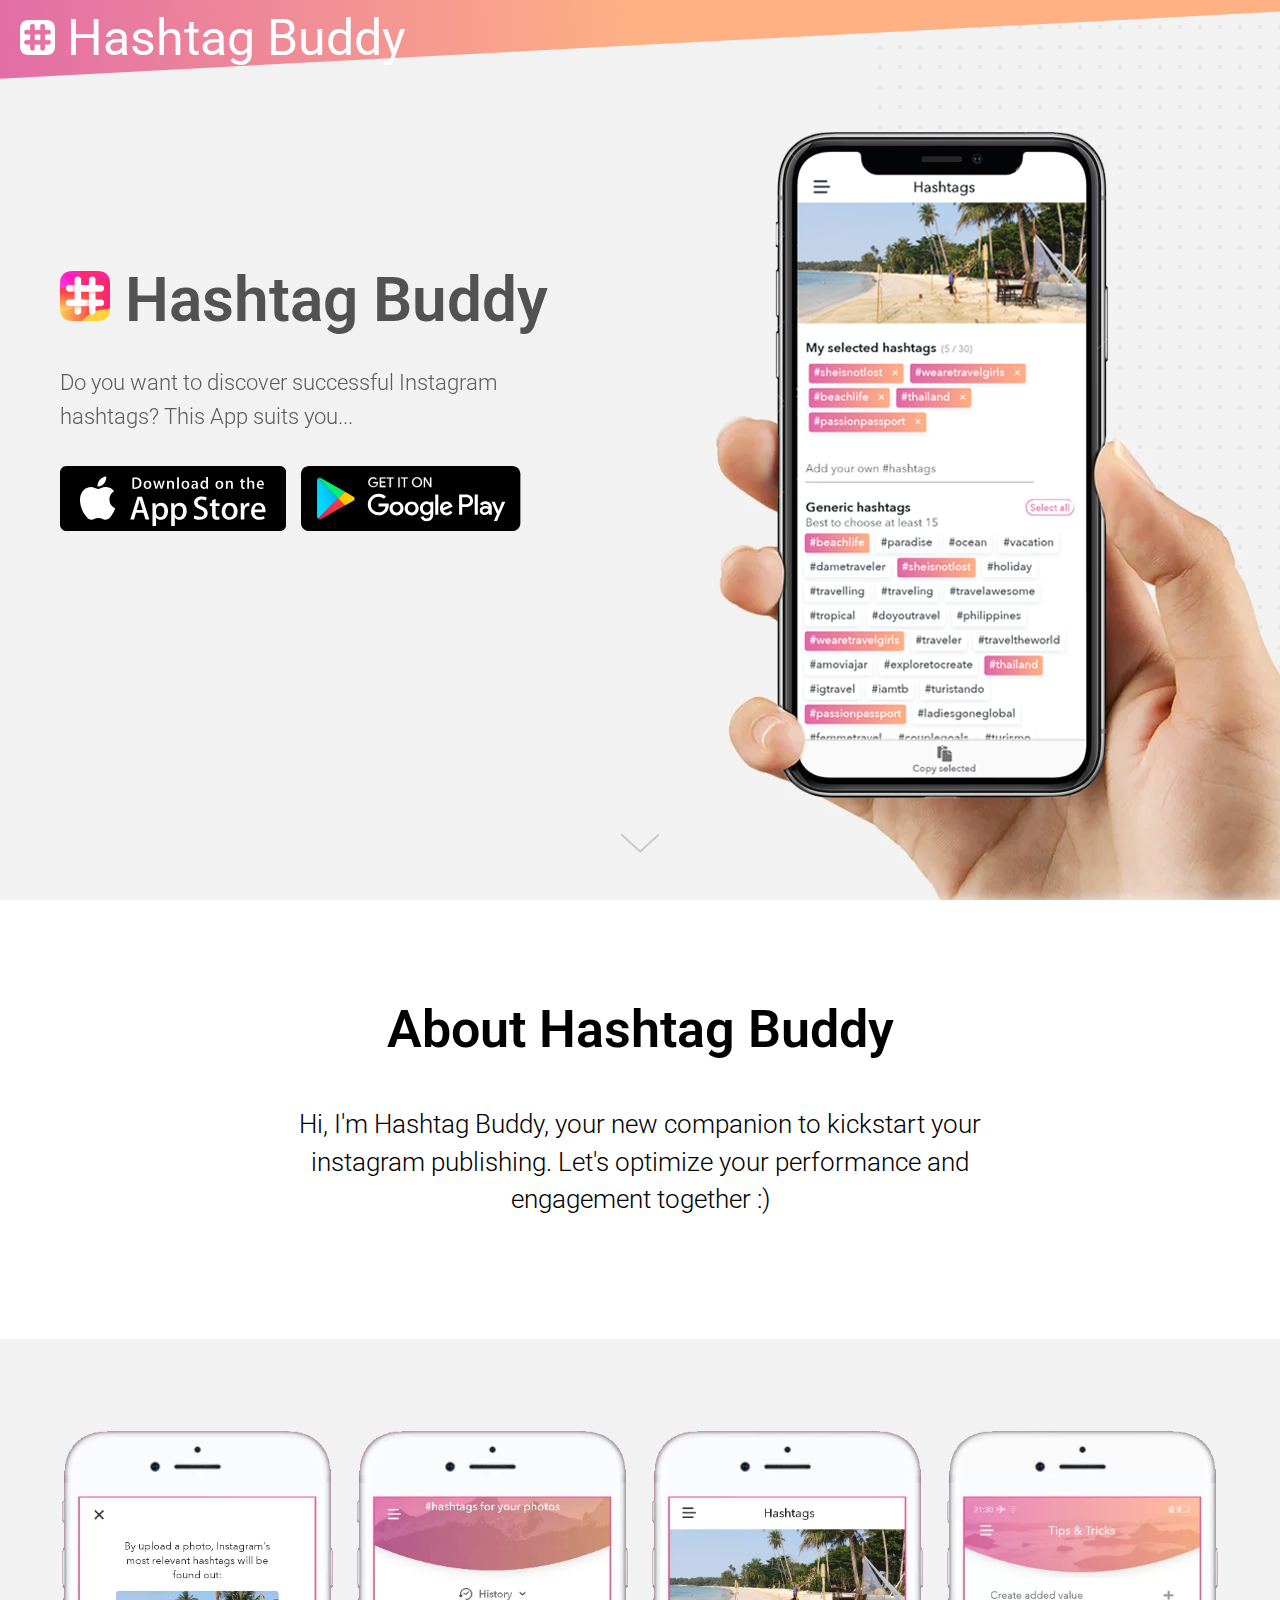
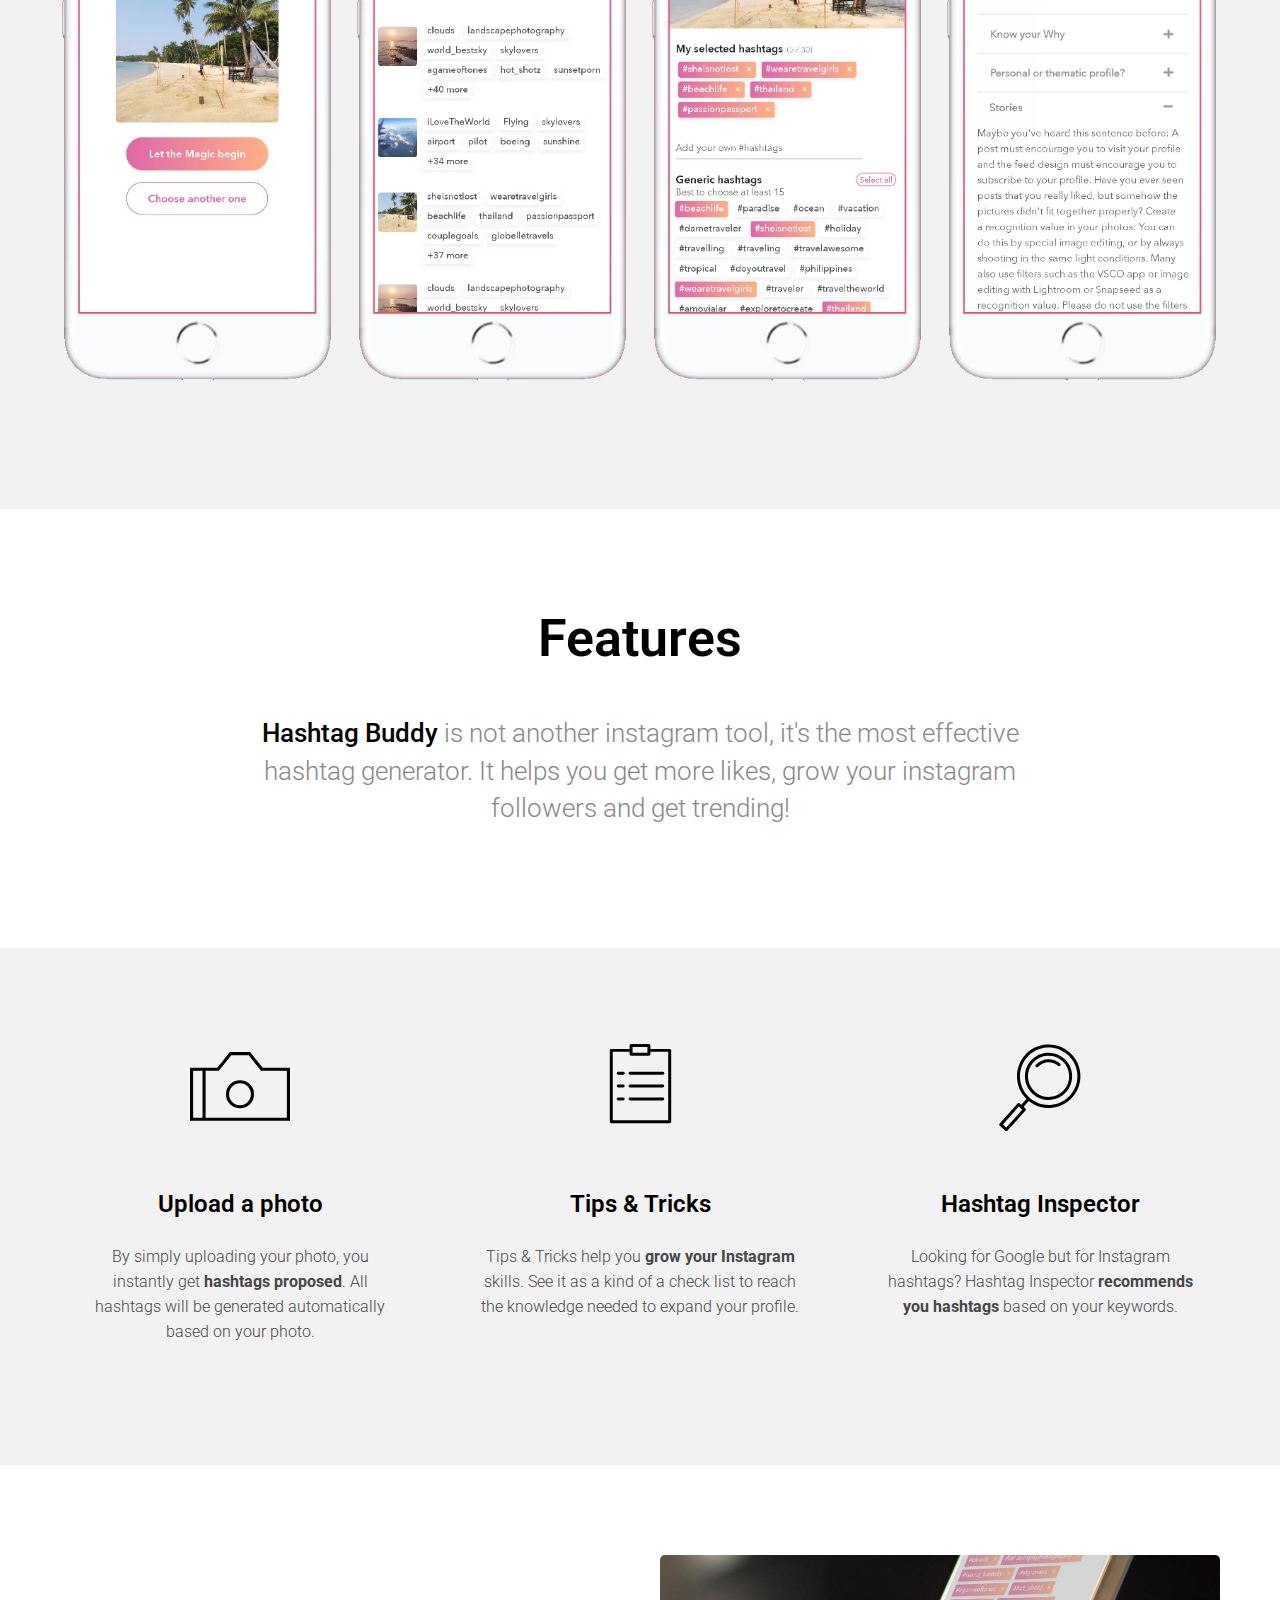
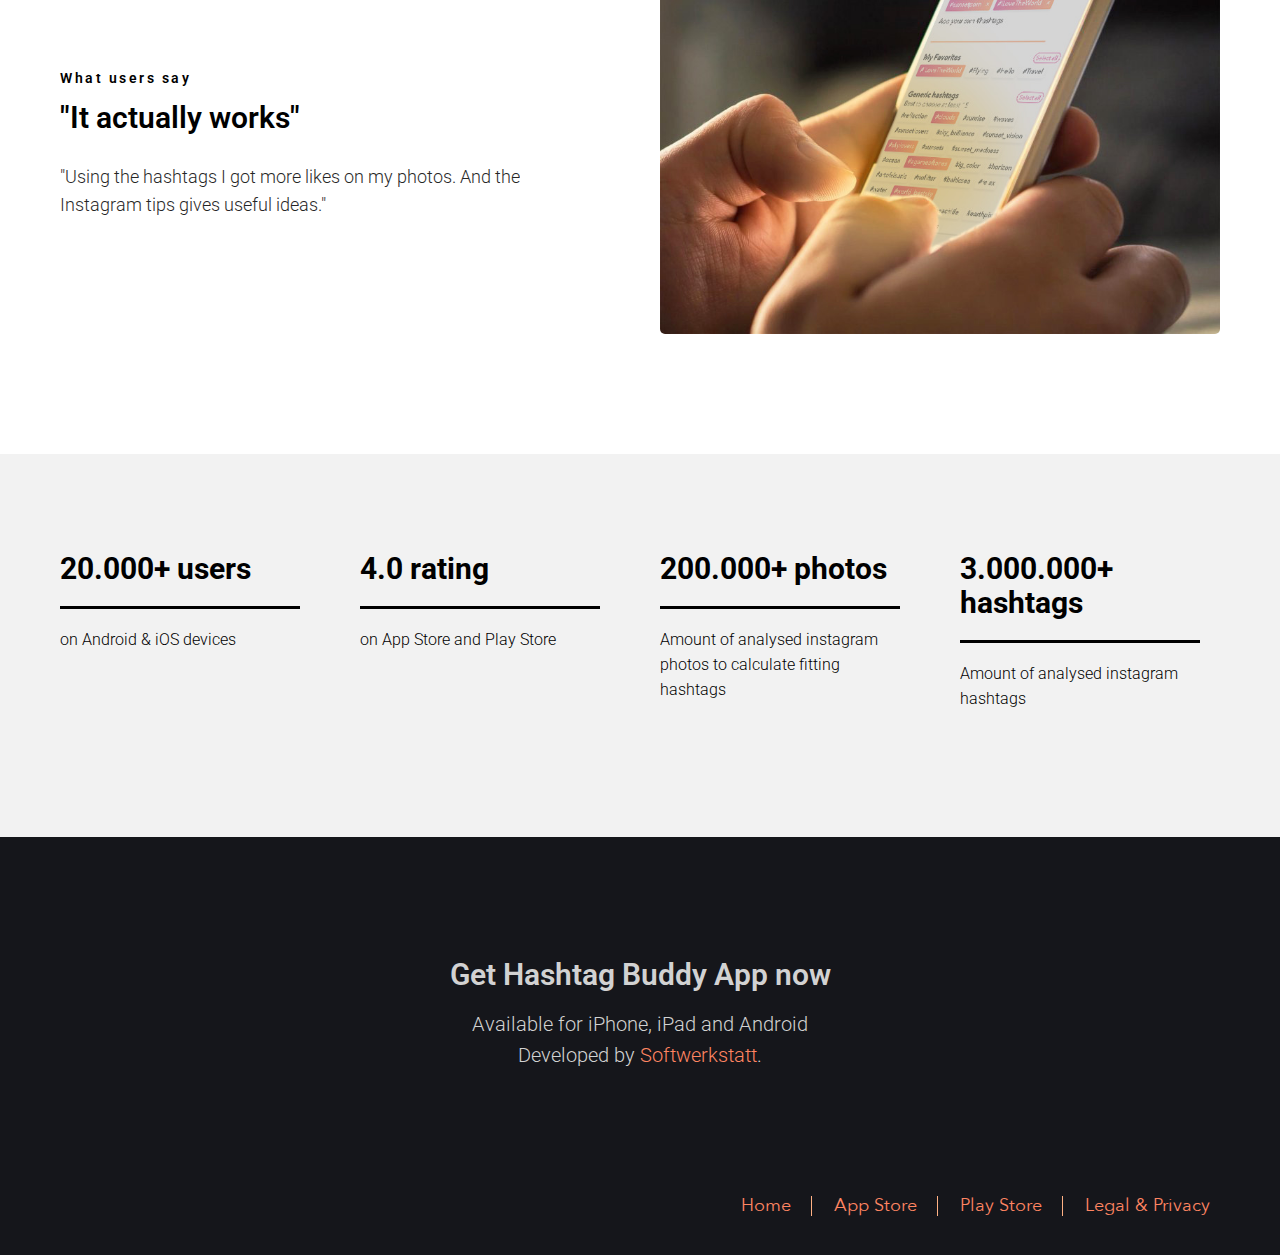
<file: index.html>
<!DOCTYPE html>
<html><head><meta http-equiv="Content-Type" content="text/html; charset=UTF-8"><meta name="viewport" content="width=device-width, initial-scale=1.0"> <!--metatextblock--><title>Hashtag Buddy - Instagram Tips &amp; Tricks</title><meta name="description" content="Instagram hashtag generator to help you get more likes and get trending"><meta property="og:title" content="Hashtag Buddy - Instagram Tips &amp; Tricks"><meta property="og:description" content="Instagram hashtag generator to help you get more likes and get trending"><meta property="og:type" content="website"><link rel="canonical" href="http://hashtagbuddy.app/"><!--/metatextblock--><meta property="fb:app_id" content="257953674358265"><meta name="format-detection" content="telephone=no"><meta http-equiv="x-dns-prefetch-control" content="on"><meta name="robots" content="nofollow"><!-- Assets --><link rel="stylesheet" href="./data/fonts.css" /><link rel="stylesheet" href="./data/style.css" /><link rel="stylesheet" href="./data/grid-3.0.min.css" type="text/css" media="all"><link rel="stylesheet" href="./data/blocks-2.12.css" type="text/css" media="all"><link rel="stylesheet" href="./data/animation-1.0.min.css" type="text/css" media="all"><link rel="stylesheet" href="./data/slds-1.4.min.css" type="text/css" media="all"><link rel="stylesheet" href="./data/zoom-2.0.min.css" type="text/css" media="all"><script src="./data/jquery-1.10.2.min.js.Download"></script><script src="./data/scripts-2.8.min.js.Download"></script><script src="./data/blocks-2.7.js.Download"></script><script src="./data/lazyload-1.3.min.js.Download" charset="utf-8"></script><script src="./data/animation-1.0.min.js.Download" charset="utf-8"></script><script src="./data/slds-1.4.min.js.Download" charset="utf-8"></script><script src="./data/hammer.min.js.Download" charset="utf-8"></script><script src="./data/zoom-2.0.min.js.Download" charset="utf-8"></script><script type="text/javascript">window.dataLayer = window.dataLayer || [];</script><script type="text/javascript">if((/bot|google|yandex|baidu|bing|msn|duckduckbot|teoma|slurp|crawler|spider|robot|crawling|facebook/i.test(navigator.userAgent))===false && typeof(sessionStorage)!='undefined' && sessionStorage.getItem('visited')!=='y'){	var style=document.createElement('style');	style.type='text/css';	style.innerHTML='@media screen and (min-width: 980px) {.t-records {opacity: 0;}.t-records_animated {-webkit-transition: opacity ease-in-out .2s;-moz-transition: opacity ease-in-out .2s;-o-transition: opacity ease-in-out .2s;transition: opacity ease-in-out .2s;}.t-records.t-records_visible {opacity: 1;}}';	document.getElementsByTagName('head')[0].appendChild(style);	$(document).ready(function() { $('.t-records').addClass('t-records_animated'); setTimeout(function(){ $('.t-records').addClass('t-records_visible'); sessionStorage.setItem('visited','y'); },400);	});}</script><style type="text/css">@media screen and (min-width: 980px) {.t-records {opacity: 0;}.t-records_animated {-webkit-transition: opacity ease-in-out .2s;-moz-transition: opacity ease-in-out .2s;-o-transition: opacity ease-in-out .2s;transition: opacity ease-in-out .2s;}.t-records.t-records_visible {opacity: 1;}}</style></head><body class="t-body" style="margin: 0px;"><!--allrecords--><div id="allrecords" class="t-records t-records_animated t-records_visible" data-hook="blocks-collection-content-node"><div id="rec183759639" class="r t-rec t-rec_pt_15 t-rec_pb_15" style="position: absolute; top: 0; right: 0; z-index: 100; width: 100%; height: 150px; overflow: hidden;" data-record-type="33" data-bg-color="#eb2fe2" data-animationappear="off"><div style="margin: -120px 0 0 -5%; background: linear-gradient(to right, #E067A9, #FFB184, #FFB184); transform: rotate(-3deg); width: 110%; height: 100%;"></div><div class="t017" style="position: absolute; left: 0; top: 5px; width: 100%;"><div class="t017__title t-title t-title_xxs" field="title" style="color:#ffffff; font-weight: 400; font-size: 2.8em; padding-left: 20px;"><img src="./data/app_logo_white.png" style="width: 35px; height: 35px;"> Hashtag Buddy</div></div></div><div id="rec183529090" class="r t-rec t-rec_pb_0" style="padding-bottom:0px; " data-animationappear="off" data-record-type="391"><!-- T391 --><!-- cover --><div class="t-cover" id="recorddiv183529090" bgimgfield="img" style="height:100vh; background-image:url(&#39;./data/bg2_resized.png&#39;);"><div class="t-cover__carrier loaded" id="coverCarry183529090" data-content-cover-id="183529090" data-content-cover-bg="./data/bg3.png" data-content-cover-height="100vh" data-content-cover-parallax="" style="height: 100vh; background-attachment: scroll; background-image: url(&quot;./data/bg3.png&quot;);" src=""></div> <div class="t-cover__filter" style="height:100vh;background-image: -moz-linear-gradient(top, rgba(0,0,0,0.0), rgba(0,0,0,0.0));background-image: -webkit-linear-gradient(top, rgba(0,0,0,0.0), rgba(0,0,0,0.0));background-image: -o-linear-gradient(top, rgba(0,0,0,0.0), rgba(0,0,0,0.0));background-image: -ms-linear-gradient(top, rgba(0,0,0,0.0), rgba(0,0,0,0.0));background-image: linear-gradient(top, rgba(0,0,0,0.0), rgba(0,0,0,0.0));filter: progid:DXImageTransform.Microsoft.gradient(startColorStr=&#39;#fe000000&#39;, endColorstr=&#39;#fe000000&#39;);"></div><div class="t391"> <div class="t-container"> <div class="t391__firstcol t-col t-col_6 "> <div class="t-cover__wrapper t-valign_middle" style="height: 100vh;"> <div class="t391__textwrapper t-align_left" data-hook-content="covercontent"> <div class="t391__title t-title t-title_xs" style="color:#525252;font-size:62px;" field="title"><img src="./data/app_logo.png" style="width: 50px; height: 50px;"> Hashtag Buddy<br></div> <div class="t391__text t-descr t-descr_sm" style="color:#424242;font-size:22px;" field="text">Do you want to discover successful Instagram<br>hashtags? This App suits you...</div> <div class="t391__buttonwrapper" style="margin-bottom: 100px"> <div class="t391__btn" style="margin-right: 10px;"> <a href="https://apps.apple.com/app/hashtag-buddy/id1504694810" target="_blank"> <svg viewBox="0 0 195 56" height="65px"><g fill="none" fill-rule="evenodd"><path d="M189.385 56H5.623C2.52 56 0 53.488 0 50.387V5.62C0 2.52 2.52 0 5.623 0h183.76C192.49 0 195 2.52 195 5.62v44.767c0 3.1-2.51 5.613-5.615 5.613z" fill="#000"></path><path d="M42.585 28.924c-.042-4.712 3.86-7.004 4.037-7.11-2.21-3.222-5.633-3.662-6.836-3.697-2.876-.302-5.666 1.72-7.13 1.72-1.495 0-3.75-1.69-6.182-1.64-3.13.047-6.056 1.86-7.66 4.672-3.314 5.73-.843 14.16 2.33 18.8 1.59 2.27 3.444 4.8 5.872 4.71 2.376-.1 3.264-1.52 6.13-1.52 2.84 0 3.675 1.51 6.15 1.45 2.55-.04 4.156-2.28 5.688-4.57 1.835-2.6 2.572-5.17 2.6-5.3-.06-.02-4.95-1.89-5-7.54zm-4.678-13.857c1.278-1.598 2.152-3.772 1.91-5.978-1.85.08-4.163 1.28-5.495 2.84-1.178 1.38-2.23 3.63-1.96 5.76 2.078.15 4.212-1.05 5.545-2.63zm39.06 30.993h-3.32l-1.82-5.716h-6.32l-1.733 5.715h-3.232l6.263-19.46h3.868l6.294 19.45zm-5.687-8.114l-1.645-5.08c-.174-.52-.5-1.74-.98-3.665h-.06c-.19.83-.5 2.05-.923 3.67l-1.616 5.08h5.224zm21.794.926c0 2.386-.645 4.272-1.934 5.656-1.155 1.233-2.59 1.848-4.3 1.848-1.85 0-3.177-.664-3.985-1.99h-.06v7.39H79.68v-15.13c0-1.5-.04-3.04-.116-4.617h2.74l.175 2.22h.05c1.04-1.68 2.61-2.51 4.73-2.51 1.65 0 3.03.65 4.14 1.96 1.11 1.31 1.66 3.03 1.66 5.17zm-3.175.114c0-1.366-.31-2.49-.93-3.377-.68-.93-1.58-1.39-2.72-1.39-.77 0-1.47.25-2.09.76-.63.51-1.04 1.18-1.23 2.01-.1.38-.15.7-.15.95v2.34c0 1.02.31 1.88.94 2.58.62.7 1.44 1.05 2.44 1.05 1.17 0 2.08-.46 2.74-1.36.65-.91.98-2.1.98-3.58zm19.31-.114c0 2.386-.65 4.272-1.94 5.656-1.16 1.233-2.59 1.848-4.3 1.848-1.85 0-3.18-.664-3.99-1.99h-.06v7.39h-3.11v-15.13c0-1.5-.04-3.04-.12-4.617h2.74l.17 2.22h.05c1.04-1.68 2.61-2.51 4.73-2.51 1.65 0 3.03.65 4.14 1.96 1.1 1.31 1.66 3.03 1.66 5.17zm-3.18.114c0-1.366-.31-2.49-.93-3.377-.68-.93-1.58-1.39-2.72-1.39-.77 0-1.47.25-2.1.76s-1.04 1.18-1.23 2.01c-.1.38-.15.7-.15.95v2.34c0 1.02.31 1.88.93 2.58.62.7 1.44 1.05 2.44 1.05 1.17 0 2.09-.46 2.74-1.36.65-.91.98-2.1.98-3.58zm21.21 1.617c0 1.655-.58 3-1.73 4.04-1.27 1.137-3.04 1.704-5.3 1.704-2.1 0-3.77-.404-5.05-1.212l.72-2.598c1.37.828 2.87 1.243 4.5 1.243 1.17 0 2.09-.266 2.74-.796.65-.53.98-1.24.98-2.125 0-.79-.27-1.46-.81-2s-1.43-1.04-2.69-1.51c-3.41-1.27-5.11-3.14-5.11-5.58 0-1.6.59-2.91 1.79-3.93 1.19-1.03 2.78-1.54 4.76-1.54 1.77 0 3.24.31 4.41.92l-.78 2.54c-1.094-.6-2.334-.9-3.72-.9-1.1 0-1.956.27-2.57.81-.52.48-.78 1.07-.78 1.76 0 .77.3 1.4.895 1.9.52.46 1.463.96 2.83 1.5 1.676.67 2.905 1.46 3.696 2.36.79.9 1.18 2.02 1.18 3.37zm10.3-6.233h-3.44v6.81c0 1.733.61 2.598 1.82 2.598.56 0 1.02-.048 1.38-.144l.1 2.366c-.61.23-1.42.346-2.42.346-1.23 0-2.2-.376-2.89-1.126-.7-.752-1.04-2.012-1.04-3.782v-7.072H129v-2.34h2.045V29.46l3.06-.924v3.493h3.438v2.34zm15.5 4.56c0 2.155-.62 3.926-1.85 5.31-1.29 1.426-3.01 2.136-5.14 2.136-2.06 0-3.7-.683-4.92-2.048-1.23-1.366-1.84-3.09-1.84-5.167 0-2.17.63-3.95 1.89-5.33 1.26-1.38 2.96-2.08 5.09-2.08 2.06 0 3.72.69 4.97 2.05 1.19 1.33 1.79 3.04 1.79 5.14zm-3.24.1c0-1.294-.28-2.404-.84-3.33-.66-1.12-1.59-1.678-2.8-1.678-1.26 0-2.21.56-2.86 1.68-.56.926-.84 2.053-.84 3.386 0 1.294.27 2.404.83 3.328.67 1.12 1.61 1.678 2.83 1.678 1.19 0 2.12-.57 2.8-1.708.57-.943.86-2.064.86-3.356zm13.36-4.26c-.31-.056-.64-.085-.99-.085-1.1 0-1.95.413-2.54 1.242-.52.73-.78 1.655-.78 2.77v7.362h-3.12l.03-9.62c0-1.62-.04-3.09-.12-4.42h2.71l.11 2.68h.09c.33-.92.85-1.67 1.56-2.22.69-.5 1.44-.75 2.25-.75.29 0 .55.02.78.05v2.97zm13.94 3.61c0 .56-.04 1.03-.12 1.414h-9.35c.03 1.386.49 2.446 1.35 3.177.79.66 1.8.99 3.06.99 1.38 0 2.64-.22 3.78-.66l.49 2.17c-1.33.58-2.9.87-4.71.87-2.18 0-3.89-.64-5.13-1.92-1.24-1.28-1.86-2.99-1.86-5.15 0-2.11.57-3.88 1.73-5.28 1.21-1.5 2.84-2.25 4.9-2.25 2.023 0 3.553.75 4.593 2.25.82 1.19 1.234 2.67 1.234 4.42zm-2.98-.808c.02-.924-.19-1.722-.61-2.396-.54-.867-1.37-1.3-2.48-1.3-1.02 0-1.85.423-2.48 1.27-.52.675-.83 1.483-.92 2.425h6.49v.01zm-103.9-22.94c0 1.72-.52 3.017-1.55 3.887-.96.8-2.32 1.2-4.07 1.2-.87 0-1.62-.04-2.24-.12v-9.4c.81-.13 1.69-.2 2.63-.2 1.68 0 2.94.36 3.79 1.09.96.82 1.43 2 1.43 3.53zm-1.62.044c0-1.116-.3-1.97-.89-2.568-.59-.595-1.46-.893-2.59-.893-.49 0-.9.032-1.24.1v7.147c.19.03.53.043 1.03.043 1.17 0 2.08-.326 2.713-.978.64-.653.96-1.603.96-2.85zm10.18 1.46c0 1.06-.3 1.93-.91 2.61-.64.7-1.48 1.05-2.53 1.05-1.01 0-1.82-.335-2.42-1.008-.6-.67-.9-1.517-.9-2.538 0-1.067.31-1.943.93-2.623.62-.68 1.46-1.02 2.5-1.02 1.01 0 1.822.335 2.44 1.006.582.652.88 1.494.88 2.523zm-1.59.05c0-.636-.14-1.18-.41-1.636-.32-.55-.78-.825-1.38-.825-.61 0-1.08.275-1.4.825-.27.455-.41 1.01-.41 1.664 0 .636.14 1.18.41 1.636.33.55.8.824 1.39.824.59 0 1.05-.28 1.38-.84.28-.462.42-1.012.42-1.648zm13.07-3.44l-2.15 6.894h-1.4l-.9-3c-.23-.75-.41-1.49-.55-2.23h-.03c-.13.757-.32 1.498-.55 2.226l-.94 2.993h-1.42l-2.03-6.9h1.58l.78 3.28c.19.77.34 1.51.47 2.21h.03c.11-.58.3-1.31.57-2.2l.97-3.29h1.25l.934 3.22c.23.78.41 1.54.554 2.27h.04c.107-.71.26-1.47.47-2.27l.84-3.22h1.5zm7.94 6.894h-1.5v-3.95c0-1.217-.46-1.825-1.39-1.825-.46 0-.82.167-1.11.502-.28.333-.43.728-.43 1.18v4.088h-1.53v-4.92c0-.607-.02-1.263-.05-1.974h1.344l.07 1.08h.04c.18-.33.45-.61.797-.83.415-.25.88-.39 1.39-.39.64 0 1.177.21 1.603.63.53.51.794 1.27.794 2.29v4.13zm4.22 0h-1.53V9.584h1.53V19.64zm9.02-3.504c0 1.06-.31 1.93-.91 2.61-.64.7-1.48 1.05-2.53 1.05-1.01 0-1.82-.335-2.42-1.008-.6-.67-.9-1.517-.9-2.538 0-1.067.3-1.943.92-2.623.62-.68 1.453-1.02 2.5-1.02 1.015 0 1.83.335 2.443 1.006.58.652.88 1.494.88 2.523zm-1.59.05c0-.636-.14-1.18-.42-1.636-.32-.55-.78-.825-1.37-.825-.62 0-1.09.275-1.41.825-.276.455-.41 1.01-.41 1.664 0 .636.14 1.18.41 1.636.33.55.793.824 1.39.824.584 0 1.042-.28 1.372-.84.28-.462.42-1.012.42-1.648zm9 3.454h-1.37l-.12-.795h-.04c-.47.633-1.14.95-2.02.95-.65 0-1.178-.21-1.57-.624-.36-.37-.54-.84-.54-1.4 0-.84.36-1.48 1.06-1.93.71-.44 1.7-.66 2.98-.65v-.13c0-.9-.48-1.36-1.43-1.36-.68 0-1.28.17-1.8.51l-.31-1c.64-.39 1.43-.59 2.36-.59 1.8 0 2.7.95 2.7 2.85V18c0 .686.03 1.235.1 1.64zm-1.59-2.37v-1.06c-1.69-.03-2.54.434-2.54 1.39 0 .358.09.627.29.807.19.18.45.27.75.27.33 0 .65-.108.94-.32.28-.213.46-.483.53-.815.01-.075.02-.166.02-.27zm10.29 2.37h-1.36l-.07-1.108h-.04c-.437.842-1.177 1.264-2.21 1.264-.83 0-1.53-.326-2.07-.98-.55-.65-.83-1.497-.83-2.537 0-1.12.3-2.02.895-2.71.58-.65 1.287-.97 2.13-.97.924 0 1.57.31 1.94.93h.03V9.58h1.53v8.197c0 .67.02 1.29.06 1.857zM126 16.733v-1.15c0-.198-.013-.36-.04-.482-.08-.36-.27-.67-.55-.92s-.63-.37-1.02-.37c-.57 0-1.02.23-1.35.68-.325.46-.49 1.04-.49 1.75 0 .68.156 1.24.47 1.66.33.46.78.68 1.34.68.5 0 .905-.19 1.21-.57.296-.35.44-.77.44-1.26zm14.693-.597c0 1.06-.304 1.93-.91 2.61-.633.7-1.473 1.05-2.524 1.05-1.01 0-1.82-.335-2.42-1.008-.6-.67-.9-1.517-.9-2.538 0-1.067.31-1.943.93-2.623.62-.68 1.45-1.02 2.5-1.02 1.01 0 1.82.335 2.44 1.006.58.652.88 1.494.88 2.523zm-1.59.05c0-.636-.136-1.18-.41-1.636-.323-.55-.78-.825-1.375-.825-.61 0-1.08.275-1.4.825-.27.455-.41 1.01-.41 1.664 0 .636.14 1.18.41 1.636.33.55.798.824 1.39.824.59 0 1.05-.28 1.38-.84.28-.462.425-1.012.425-1.648zm9.827 3.454h-1.53v-3.95c0-1.217-.462-1.825-1.39-1.825-.455 0-.822.167-1.106.502-.284.333-.425.728-.425 1.18v4.088h-1.53v-4.92c0-.607-.02-1.263-.06-1.974h1.34l.07 1.08h.04c.18-.33.44-.61.79-.83.41-.25.88-.39 1.39-.39.64 0 1.17.21 1.6.63.53.51.79 1.27.79 2.29v4.13zm10.312-5.745h-1.688v3.348c0 .85.3 1.276.892 1.276.28 0 .51-.03.69-.08l.04 1.16c-.303.11-.7.17-1.19.17-.606 0-1.077-.19-1.417-.56-.35-.37-.51-.99-.51-1.86v-3.47h-1.01v-1.14h1v-1.26l1.5-.46v1.71h1.69v1.15zm8.11 5.745h-1.534v-3.92c0-1.234-.46-1.853-1.384-1.853-.71 0-1.196.358-1.462 1.075-.048.15-.075.334-.075.55v4.146h-1.53V9.585h1.53v4.153h.03c.49-.755 1.18-1.133 2.07-1.133.64 0 1.16.208 1.58.625.52.52.78 1.29.78 2.31v4.1zm8.367-3.773c0 .275-.02.506-.06.695h-4.6c.03.68.24 1.2.67 1.56.39.32.89.482 1.51.482.68 0 1.3-.108 1.86-.326l.24 1.064c-.66.284-1.43.426-2.32.426-1.07 0-1.91-.315-2.52-.943-.61-.63-.91-1.472-.91-2.53 0-1.04.28-1.906.85-2.596.59-.74 1.39-1.11 2.41-1.11.99 0 1.74.37 2.25 1.1.41.58.61 1.3.61 2.16zm-1.46-.396c.02-.45-.08-.84-.29-1.17-.27-.42-.67-.64-1.22-.64-.5 0-.91.21-1.22.63-.26.33-.41.73-.46 1.19h3.19z" fill="#FFF"></path></g></svg> </a> </div> <div class="t391__btn"> <a href="https://play.google.com/store/apps/details?id=com.softwarekstatt.hashtagbuddy" target="_blank"> <svg viewBox="0 0 189 56" height="65px"><defs><lineargradient x1="91.545%" y1="4.836%" x2="-37.548%" y2="71.964%" id="a183529090"><stop stop-color="#00A0FF" offset="0%"></stop><stop stop-color="#00A1FF" offset=".657%"></stop><stop stop-color="#00BEFF" offset="26.01%"></stop><stop stop-color="#00D2FF" offset="51.22%"></stop><stop stop-color="#00DFFF" offset="76.04%"></stop><stop stop-color="#00E3FF" offset="100%"></stop></lineargradient><lineargradient x1="107.719%" y1="49.424%" x2="-130.664%" y2="49.424%" id="b183529090"><stop stop-color="#FFE000" offset="0%"></stop><stop stop-color="#FFBD00" offset="40.87%"></stop><stop stop-color="#FFA500" offset="77.54%"></stop><stop stop-color="#FF9C00" offset="100%"></stop></lineargradient><lineargradient x1="86.396%" y1="17.806%" x2="-49.883%" y2="194.385%" id="c183529090"><stop stop-color="#FF3A44" offset="0%"></stop><stop stop-color="#C31162" offset="100%"></stop></lineargradient><lineargradient x1="-18.578%" y1="-54.522%" x2="42.274%" y2="24.693%" id="d183529090"><stop stop-color="#32A071" offset="0%"></stop><stop stop-color="#2DA771" offset="6.85%"></stop><stop stop-color="#15CF74" offset="47.62%"></stop><stop stop-color="#06E775" offset="80.09%"></stop><stop stop-color="#00F076" offset="100%"></stop></lineargradient></defs><g fill="none" fill-rule="evenodd"><path d="M7 56c-3.92 0-7-3.08-7-7V7c0-3.92 3.08-7 7-7h175c3.92 0 7 3.08 7 7v42c0 3.92-3.08 7-7 7H7z" fill="#000"></path><path d="M66.36 14.28c0 1.12-.28 2.1-.98 2.8-.84.84-1.82 1.26-3.08 1.26s-2.24-.42-3.08-1.26c-.84-.84-1.26-1.82-1.26-3.08s.42-2.24 1.26-3.08c.84-.84 1.82-1.26 3.08-1.26.56 0 1.12.14 1.68.42.56.28.98.56 1.26.98l-.7.7c-.56-.7-1.26-.98-2.24-.98-.84 0-1.68.28-2.24.98-.56.7-.98 1.4-.98 2.38s.28 1.82.98 2.38c.7.56 1.4.98 2.24.98.98 0 1.68-.28 2.38-.98.42-.42.7-.98.7-1.68H62.3v-.98h4.06v.42zm6.44-3.5h-3.78v2.66h3.5v.98h-3.5v2.66h3.78v1.12h-4.9V9.8h4.9v.98zm4.62 7.42H76.3v-7.42h-2.38V9.8h5.88v.98h-2.38v7.42zm6.44 0V9.8h1.12v8.4h-1.12zm5.88 0h-1.12v-7.42h-2.38V9.8h5.74v.98H89.6v7.42h.14zm13.3-1.12c-.84.84-1.82 1.26-3.08 1.26s-2.24-.42-3.08-1.26c-.84-.84-1.26-1.82-1.26-3.08s.42-2.24 1.26-3.08c.84-.84 1.82-1.26 3.08-1.26s2.24.42 3.08 1.26c.84.84 1.26 1.82 1.26 3.08s-.42 2.24-1.26 3.08zm-5.32-.7c.56.56 1.4.98 2.24.98.84 0 1.68-.28 2.24-.98.56-.56.98-1.4.98-2.38s-.28-1.82-.98-2.38c-.56-.56-1.4-.98-2.24-.98-.84 0-1.68.28-2.24.98-.56.56-.98 1.4-.98 2.38s.28 1.82.98 2.38zm8.12 1.82V9.8h1.26l4.06 6.58V9.8h1.12v8.4h-1.12l-4.34-6.86v6.86h-.98z" stroke="#FFF" stroke-width=".2" fill="#FFF"></path><path d="M95.34 30.52c-3.36 0-6.02 2.52-6.02 6.02 0 3.36 2.66 6.02 6.02 6.02 3.36 0 6.02-2.52 6.02-6.02 0-3.64-2.66-6.02-6.02-6.02zm0 9.52c-1.82 0-3.36-1.54-3.36-3.64s1.54-3.64 3.36-3.64c1.82 0 3.36 1.4 3.36 3.64 0 2.1-1.54 3.64-3.36 3.64zm-13.02-9.52c-3.36 0-6.02 2.52-6.02 6.02 0 3.36 2.66 6.02 6.02 6.02 3.36 0 6.02-2.52 6.02-6.02 0-3.64-2.66-6.02-6.02-6.02zm0 9.52c-1.82 0-3.36-1.54-3.36-3.64s1.54-3.64 3.36-3.64c1.82 0 3.36 1.4 3.36 3.64 0 2.1-1.54 3.64-3.36 3.64zm-15.54-7.7v2.52h6.02c-.14 1.4-.7 2.52-1.4 3.22-.84.84-2.24 1.82-4.62 1.82-3.78 0-6.58-2.94-6.58-6.72s2.94-6.72 6.58-6.72c1.96 0 3.5.84 4.62 1.82l1.82-1.82c-1.54-1.4-3.5-2.52-6.3-2.52-5.04 0-9.38 4.2-9.38 9.24s4.34 9.24 9.38 9.24c2.8 0 4.76-.84 6.44-2.66 1.68-1.68 2.24-4.06 2.24-5.88 0-.56 0-1.12-.14-1.54h-8.68zm63.56 1.96c-.56-1.4-1.96-3.78-5.04-3.78s-5.6 2.38-5.6 6.02c0 3.36 2.52 6.02 5.88 6.02 2.66 0 4.34-1.68 4.9-2.66l-2.1-1.4c-.7.98-1.54 1.68-2.94 1.68s-2.24-.56-2.94-1.82l7.98-3.36-.14-.7zm-8.12 1.96c0-2.24 1.82-3.5 3.08-3.5.98 0 1.96.56 2.24 1.26l-5.32 2.24zM115.64 42h2.66V24.5h-2.66V42zm-4.2-10.22c-.7-.7-1.82-1.4-3.22-1.4-2.94 0-5.74 2.66-5.74 6.02 0 3.36 2.66 5.88 5.74 5.88 1.4 0 2.52-.7 3.08-1.4h.14v.84c0 2.24-1.26 3.5-3.22 3.5-1.54 0-2.66-1.12-2.94-2.1l-2.24.98c.7 1.54 2.38 3.5 5.32 3.5 3.08 0 5.6-1.82 5.6-6.16V30.8h-2.52v.98zm-3.08 8.26c-1.82 0-3.36-1.54-3.36-3.64s1.54-3.64 3.36-3.64c1.82 0 3.22 1.54 3.22 3.64s-1.4 3.64-3.22 3.64zm34.16-15.54h-6.3V42h2.66v-6.58h3.64c2.94 0 5.74-2.1 5.74-5.46s-2.8-5.46-5.74-5.46zm.14 8.4h-3.78v-6.02h3.78c1.96 0 3.08 1.68 3.08 2.94-.14 1.54-1.26 3.08-3.08 3.08zm16.1-2.52c-1.96 0-3.92.84-4.62 2.66l2.38.98c.56-.98 1.4-1.26 2.38-1.26 1.4 0 2.66.84 2.8 2.24v.14c-.42-.28-1.54-.7-2.66-.7-2.52 0-5.04 1.4-5.04 3.92 0 2.38 2.1 3.92 4.34 3.92 1.82 0 2.66-.84 3.36-1.68h.14V42h2.52v-6.72c-.28-3.08-2.66-4.9-5.6-4.9zm-.28 9.66c-.84 0-2.1-.42-2.1-1.54 0-1.4 1.54-1.82 2.8-1.82 1.12 0 1.68.28 2.38.56-.28 1.68-1.68 2.8-3.08 2.8zm14.7-9.24l-2.94 7.56h-.14l-3.08-7.56h-2.8l4.62 10.64-2.66 5.88h2.66l7.14-16.52h-2.8zM149.66 42h2.66V24.5h-2.66V42z" fill="#FFF"></path><path d="M14.56 10.5c-.42.42-.7 1.12-.7 1.96V43.4c0 .84.28 1.54.7 1.96l.14.14 17.36-17.36v-.28L14.56 10.5z" fill="url(#a183529090)"></path><path d="M37.8 34.02l-5.74-5.74v-.42l5.74-5.74.14.14 6.86 3.92c1.96 1.12 1.96 2.94 0 4.06l-7 3.78z" fill="url(#b183529090)"></path><path d="M37.94 33.88L32.06 28l-17.5 17.5c.7.7 1.68.7 2.94.14l20.44-11.76" fill="url(#c183529090)"></path><path d="M37.94 22.12L17.5 10.5c-1.26-.7-2.24-.56-2.94.14L32.06 28l5.88-5.88z" fill="url(#d183529090)"></path><path d="M37.8 33.74L17.5 45.22c-1.12.7-2.1.56-2.8 0l-.14.14.14.14c.7.56 1.68.7 2.8 0l20.3-11.76z" opacity=".2" fill="#000"></path><path d="M14.56 45.22c-.42-.42-.56-1.12-.56-1.96v.14c0 .84.28 1.54.7 1.96v-.14h-.14zm30.24-15.4l-7 3.92.14.14 6.86-3.92c.98-.56 1.4-1.26 1.4-1.96 0 .7-.56 1.26-1.4 1.82z" opacity=".12" fill="#000"></path><path d="M17.5 10.64l27.3 15.54c.84.56 1.4 1.12 1.4 1.82 0-.7-.42-1.4-1.4-1.96L17.5 10.5c-1.96-1.12-3.5-.14-3.5 2.1v.14c0-2.24 1.54-3.22 3.5-2.1z" opacity=".25" fill="#FFF"></path></g></svg> </a> </div> </div> </div> </div> </div> <div class="t391__secondcol t-col t-col_5 t-prefix_1"> <div class="t-cover__wrapper t-valign_middle" style="height: 100vh;"> </div> </div> </div></div> <!-- arrow --> <div class="t-cover__arrow"><div class="t-cover__arrow-wrapper t-cover__arrow-wrapper_animated"><div class="t-cover__arrow_mobile"><svg class="t-cover__arrow-svg" style="fill:#c9c9c9;" x="0px" y="0px" width="38.417px" height="18.592px" viewBox="0 0 38.417 18.592"><g><path d="M19.208,18.592c-0.241,0-0.483-0.087-0.673-0.261L0.327,1.74c-0.408-0.372-0.438-1.004-0.066-1.413c0.372-0.409,1.004-0.439,1.413-0.066L19.208,16.24L36.743,0.261c0.411-0.372,1.042-0.342,1.413,0.066c0.372,0.408,0.343,1.041-0.065,1.413L19.881,18.332C19.691,18.505,19.449,18.592,19.208,18.592z"></path></g></svg></div></div></div> <!-- arrow --> </div> <script type="text/javascript">$(document).ready(function(){ t391_checkSize('183529090');
});
$(window).load(function(){ t391_checkSize('183529090');
});
$(window).resize(function() { t391_checkSize('183529090');
});</script> </div><div id="rec184959456" class="r t-rec t-rec_pt_90 t-rec_pb_120 r_showed r_anim" style="padding-top:90px;padding-bottom:120px; " data-record-type="255"><!-- T225 --><div class="t225"> <div class="t-container t-align_center"> <div class="t-col t-col_8 t-prefix_2"> <div class="t225__title t-title t-title_md" field="title" style="">About Hashtag Buddy</div> <div class="t225__descr t-descr t-descr_xxl" field="descr" style="">Hi, I'm Hashtag Buddy, your new companion to kickstart your instagram publishing. Let's optimize your performance and engagement together :)</div> </div> </div></div></div><div id="rec183745569" class="r t-rec t-rec_pt_90 t-rec_pb_120" style="background-color:#f2f2f2; " data-record-type="170" data-bg-color="#f2f2f2" data-animationappear="off"><!-- t156 --><div class="t156"> <div class="t-container"> <div class="t-col t-col_12"> <table style="margin:0 auto; padding:0;"> <tbody><tr> <td itemscope="" itemtype="http://schema.org/ImageObject"><img class="t-img loaded" imgfield="gi_img__0" src="./data/1x.png" data-zoom-target="0" style="width:100%;" data-lazy-rule="skip"><meta itemprop="image" content="./data/1x.png"></td> <td style="width:20px;"></td> <td itemscope="" itemtype="http://schema.org/ImageObject"><img class="t-img loaded" imgfield="gi_img__1" src="./data/4x.png" data-zoom-target="1" style="width:100%;" data-lazy-rule="skip"><meta itemprop="image" content="./data/4x.png"></td> <td style="width:20px;"></td> <td itemscope="" itemtype="http://schema.org/ImageObject"><img class="t-img loaded" imgfield="gi_img__2" src="./data/2x.png" data-zoom-target="2" style="width:100%;" data-lazy-rule="skip"><meta itemprop="image" content="./data/2x.png"></td> <td style="width:20px;"></td> <td itemscope="" itemtype="http://schema.org/ImageObject"><img class="t-img loaded" imgfield="gi_img__3" src="./data/5x.png" data-zoom-target="3" style="width:100%;" data-lazy-rule="skip"><meta itemprop="image" content="./data/5x.png"></td> </tr> </tbody></table> </div> </div></div></div><div id="rec183529091" class="r t-rec t-rec_pt_90 t-rec_pb_120" style="background-color:#ffffff; " data-record-type="255" data-bg-color="#ffffff" data-animationappear="off"><!-- T225 --><div class="t225"> <div class="t-container t-align_center"> <div class="t-col t-col_8 t-prefix_2"> <div class="t225__title t-title t-title_md" field="title" style="">Features</div> <div class="t225__descr t-descr t-descr_xxl" field="descr" style=""><div style="color:#878787;" data-customstyle="yes"><span style="font-weight: 500;"><span style="color: rgb(0, 0, 0);" data-redactor-style="color: rgb(0, 0, 0);">Hashtag Buddy</span></span> is not another instagram tool, it's the most effective hashtag generator. It helps you get more likes, grow your instagram followers and get trending!</div></div> </div> </div></div></div><div id="rec184959292" class="r t-rec t-rec_pt_90 t-rec_pb_120" style="background-color:#f2f2f2; " data-record-type="490" data-bg-color="#f2f2f2" data-animationappear="off"><!-- t490 --><div class="t490"><div class="t-container"> <div class="t490__col t-col t-col_4 t-align_center t-item"> <img src="./data/basic_photo.svg" class="t490__img t-img loading" imgfield="li_img__1476968690512"> <div class="t490__wrappercenter "> <div class="t-name t-name_xl" style="" field="li_title__1476968690512">Upload a photo</div> <div class="t-descr t-descr_xs" style="color:#464646;" field="li_descr__1476968690512">By simply uploading your photo, you instantly get <strong>hashtags proposed</strong>. All hashtags will be generated automatically based on your photo.</div> </div> </div> <div class="t490__col t-col t-col_4 t-align_center t-item"> <img src="./data/Icons_43_logistics_list.svg" class="t490__img t-img loading" imgfield="li_img__1476968700508"> <div class="t490__wrappercenter "> <div class="t-name t-name_xl" style="" field="li_title__1476968700508">Tips &amp; Tricks</div> <div class="t-descr t-descr_xs" style="color:#464646;" field="li_descr__1476968700508">Tips &amp; Tricks help you <strong>grow your Instagram</strong> skills. See it as a kind of a check list to reach the knowledge needed to expand your profile.</div> </div> </div> <div class="t490__col t-col t-col_4 t-align_center t-item"> <img src="./data/2web_magnifier.svg" class="t490__img t-img loading" imgfield="li_img__1476968722790"> <div class="t490__wrappercenter "> <div class="t-name t-name_xl" style="" field="li_title__1476968722790">Hashtag Inspector</div> <div class="t-descr t-descr_xs" style="color:#464646;" field="li_descr__1476968722790">Looking for Google but for Instagram hashtags? Hashtag Inspector <strong>recommends you hashtags</strong> based on your keywords.</div> </div> </div></div></div></div><div id="rec183529093" class="r t-rec t-rec_pt_90 t-rec_pb_120" style="background-color:#ffffff; " data-record-type="180" data-bg-color="#ffffff" data-animationappear="off"><!-- T165 --><div class="t165"> <div class="t-container"> <div class="t165__col-top t-col t-col_6 t165__vmiddle t165__left"> <div class="t165__textwrapper"> <div class="t165__uptitle t-uptitle t-uptitle_sm" style="" field="subtitle">What users say</div> <div class="t165__title t-heading t-heading_md" style="" field="title">"It actually works"</div> <div class="t165__text t-text t-text_sm" style="" field="text">"Using the hashtags I got more likes on my photos. And the Instagram tips gives useful ideas."</div> </div> </div> <div class="t-col t-col_6 t165__vmiddle t165__left"> <img src="./data/app_review_2.jpg" style="border-radius: 5px;" imgfiled="img" class="t165__img t-img loaded"> </div> </div></div></div><div id="rec183743496" class="r t-rec t-rec_pt_90 t-rec_pb_120" style="background-color:#f2f2f2; " data-record-type="156" data-bg-color="#f2f2f2" data-animationappear="off"><!-- T145 --><div class="t145"> <div class="t-container"> <div class="t-row"> <div class="t145__col t-col t-col_3"> <div class="t145__title t-title" style="color:#000000;" field="title">20.000+ users</div> <hr class="t145__line"> <div class="t145__text t-descr" style="" field="text">on Android &amp; iOS devices<br></div> </div> <div class="t145__col t-col t-col_3"> <div class="t145__title t-title" style="color:#000000;" field="title2">4.0 rating<br></div> <hr class="t145__line"> <div class="t145__text t-descr" style="" field="text2">on App Store and Play Store</div> </div> <div class="t145__col t-col t-col_3"> <div class="t145__title t-title" style="color:#000000;" field="title3">200.000+ photos<br></div> <hr class="t145__line"> <div class="t145__text t-descr" style="" field="text3">Amount of analysed instagram photos to calculate fitting hashtags<br></div> </div> <div class="t145__col t-col t-col_3"> <div class="t145__title t-title" style="color:#000000;" field="title4">3.000.000+ hashtags</div> <hr class="t145__line"> <div class="t145__text t-descr" style="" field="text4">Amount of analysed instagram hashtags</div> </div> </div> </div></div></div><div id="rec183529094" class="r t-rec t-rec_pt_120 t-rec_pb_0" style="background-color:#15161b; " data-animationappear="off" data-record-type="43" data-bg-color="#15161b"><!-- T030 --><div class="t030"> <div class="t-container t-align_center"> <div class="t-col t-col_10 t-prefix_1"> <div class="t030__title t-title t-title_xxs" field="title" style=""><div style="font-size:30px;color:#d2d2d2;" data-customstyle="yes">Get Hashtag Buddy App now</div></div> <div class="t030__descr t-descr t-descr_md" field="descr" style=""><div style="color:#d2d2d2;" data-customstyle="yes"> Available for iPhone, iPad and Android</div><div style="color:#d2d2d2;" data-customstyle="yes">Developed by <a href="http://softwerkstatt.io/">Softwerkstatt</a>.</div></div> </div> </div></div></div><div id="rec183751753" class="r t-rec t-rec_pt_45 t-rec_pb_45" style="background-color:#15161b; " data-record-type="218" data-bg-color="#15161b" data-animationappear="off"></div>
<footer>
	<ul>
		<li><a href="/">Home</a></li>
		<li><a href="https://apps.apple.com/app/hashtag-buddy/id1504694810">App Store</a></li>
		<li><a href="https://play.google.com/store/apps/details?id=com.softwarekstatt.hashtagbuddy">Play Store</a></li>
		<li class="active last"><a href="/legal-privacy.html">Legal & Privacy</a></li>
	</ul>
</footer></div></body></html>
</file>
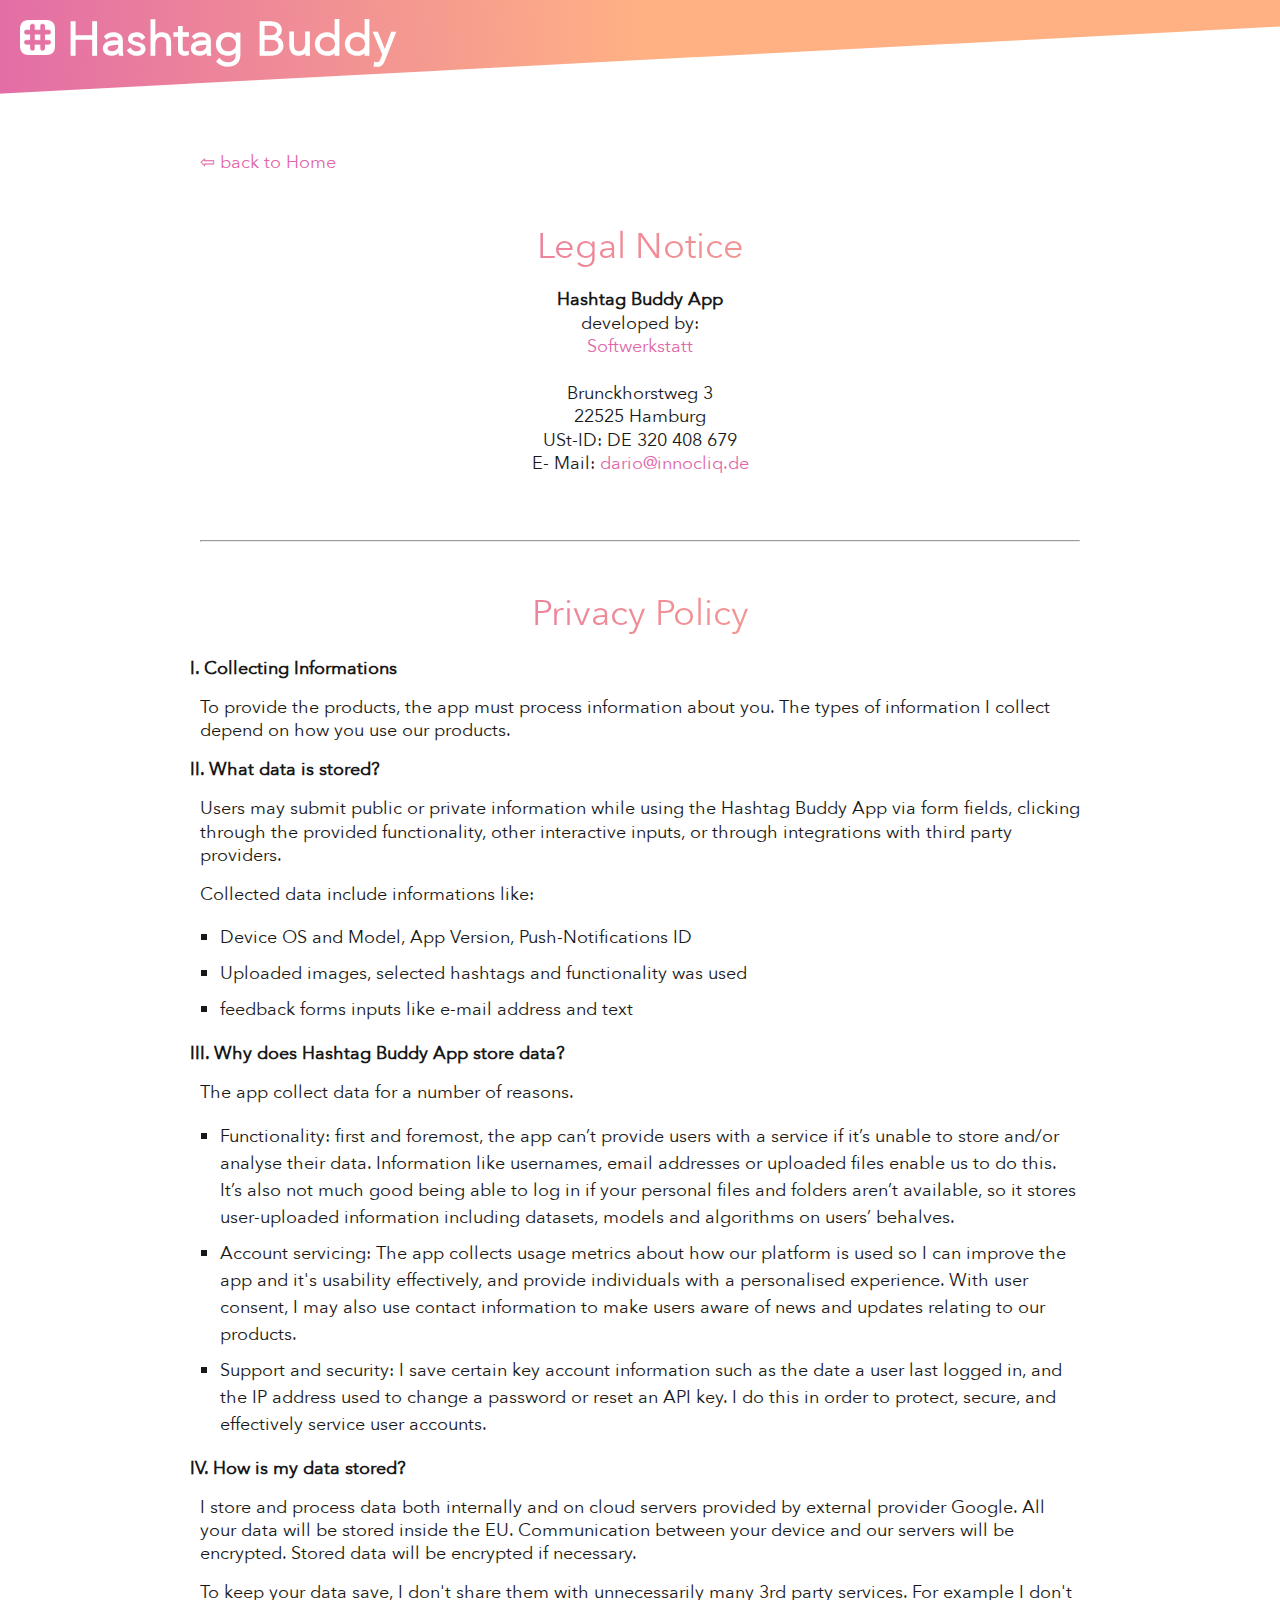
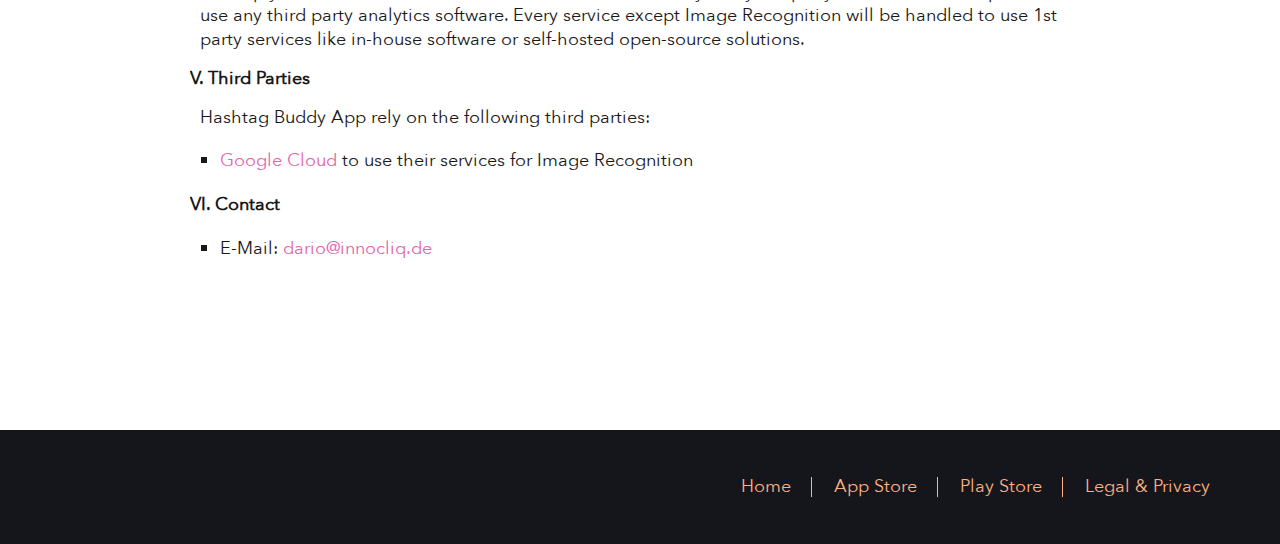
<file: legal-privacy.html>
<!DOCTYPE HTML>
<html lang="en-US">
<head>
	<meta charset="UTF-8">
	
	<!-- CSS -->
	<link rel="stylesheet" href="./data/fonts.css" />
	<link rel="stylesheet" href="./data/style.css" />
	
	<!-- Required --> 
	<title>Legal Notice | Hashtag Buddy App</title>
	<link rel="shortcut icon" href="images/favicon.png" type="image/x-icon" />
	<meta name="robots" content="index, follow" />
	
	<!-- Mobile --> 
	<meta name="viewport" content="width=device-width, initial-scale=1.0, maximum-scale=1.0, user-scalable=no" />
	<meta name="apple-mobile-web-app-capable" content="yes"/>
	
</head>
<body class="minimal">
<div id="container">
	
<a href="/">&#x21E6; back to Home</a>

<header>
	<div class="bg"></div>
	<h1><img src="./data/app_logo_white.png" style="width: 35px; height: 35px;"> Hashtag Buddy</h1>
</header>

<div class="centered">
	<h3>Legal Notice</h3>
	
	<p><b>Hashtag Buddy App</b><br />
	developed by:<br />
	<a href="http://softwerkstatt.io/">Softwerkstatt</a><br />
	<br />
	Brunckhorstweg 3<br />
	22525 Hamburg<br />
	USt-ID: DE 320 408 679<br />
	E- Mail: <span class="email"></span><br />
	</p>
	
	<br />
	<br />
</div>

<hr />


<h2>Privacy Policy</h2>

<h4>I. Collecting Informations</h4>

<p>To provide the products, the app must process information about you. The types of information I collect depend on how you use our products.</p>

<h4>II. What data is stored?</h4>

<p>Users may submit public or private information while using the Hashtag Buddy App via form fields, clicking through the provided functionality, other interactive inputs, or through integrations with third party providers.</p>

<p>Collected data include informations like:<p>

<ul>
	<li>Device OS and Model, App Version, Push-Notifications ID</li>
	<li>Uploaded images, selected hashtags and functionality was used</li>
	<li>feedback forms inputs like e-mail address and text</li>
</ul>

<h4>III. Why does Hashtag Buddy App store data?</h4>

<p>The app collect data for a number of reasons.</p>

<ul>
	<li>Functionality: first and foremost, the app can’t provide users with a service if it’s unable to store and/or analyse their data. Information like usernames, email addresses or uploaded files enable us to do this. It’s also not much good being able to log in if your personal files and folders aren’t available, so it stores user-uploaded information including datasets, models and algorithms on users’ behalves.</li>

	<li>Account servicing: The app collects usage metrics about how our platform is used so I can improve the app and it's usability effectively, and provide individuals with a personalised experience. With user consent, I may also use contact information to make users aware of news and updates relating to our products.</li>

	<li>Support and security: I save certain key account information such as the date a user last logged in, and the IP address used to change a password or reset an API key. I do this in order to protect, secure, and effectively service user accounts.</li>
</ul>


<h4>IV. How is my data stored?</h4>

<p>I store and process data both internally and on cloud servers provided by external provider Google. All your data will be stored inside the EU. Communication between your device and our servers will be encrypted. Stored data will be encrypted if necessary.</p>


<p>To keep your data save, I don't share them with unnecessarily many 3rd party services. For example I don't use any third party analytics software. Every service except Image Recognition will be handled to use 1st party services like in-house software or self-hosted open-source solutions.</p>

<h4>V. Third Parties</h4>

<p>Hashtag Buddy App rely on the following third parties:</p>

<ul>
	<li><a href="https://policies.google.com/privacy">Google Cloud</a> to use their services for Image Recognition</li>
</ul>

<h4>VI. Contact</h4>

<ul>
	<li>E-Mail: <span class="email"></span></li>
</ul>



</div>
	
<footer>
	<ul>
		<li><a href="/">Home</a></li>
		<li><a href="https://apps.apple.com/app/hashtag-buddy/id1504694810">App Store</a></li>
		<li><a href="https://play.google.com/store/apps/details?id=com.softwarekstatt.hashtagbuddy">Play Store</a></li>
		<li class="active last"><a href="/legal-privacy.html">Legal & Privacy</a></li>
	</ul>
</footer>
<script type="text/javascript" src="https://code.jquery.com/jquery-3.4.1.slim.min.js"></script>
<script type="text/javascript" src="./data/emailcrypt.js"></script>

</body>
</html>
</file>
<file: data/fonts.css>
@font-face {
	font-family: 'AvenirNext-DemiBold';
	src: url('./AvenirNext-DemiBold.ttf');
}
@font-face {
	font-family: 'AvenirNext-Medium';
	src: url('./AvenirNext-Medium.ttf');
}
@font-face {
	font-family: 'AvenirNext-Regular';
	src: url('./AvenirNext-Regular.ttf');
}
</file>
<file: data/style.css>
* {
	margin: 0;
	padding: 0;
}
html {
	font-size: 18px;
	overflow-y: scroll;
	font-family: 'AvenirNext-Regular', Arial, Helvetica, 'Times New Roman';
	overflow-x: none;
}
	/*@media all and (max-width: 550px) {
		html {
			font-size: 20px;
		}
	}*/
body {
	background-color: #fff;
	color: #fff;
	scroll-behavior: smooth;
}
body.minimal {
	color: #181818;
}
body.minimal #container a {
	color: #181818;
}
/* BASE */
h1, h2, h3, h4, h5, h6 {
}
h1 {
	font-family: 'AvenirNext-Regular';
	font-weight: bold;
	font-size: 2.6em; /* 48px */
	height: 1.0em;
	line-height: 1.0em;
	line-height: 60px;
}
h2, h3 {
	font-family: 'AvenirNext-Regular', Arial, Helvetica, 'Times New Roman';
	font-weight: normal;
	font-size: 2.0em; /* 36px */
	line-height: 1.2em;
	margin: 20px 0;
	
	background: linear-gradient(to right, #E067A9 , #FFB184);
	-webkit-background-clip: text;
	-webkit-text-fill-color: transparent;
	
}
body.minimal h2,
body.minimal h3 {
	margin-top: 50px;
	text-align: center;
}
p {
	margin: 15px 0;
}
a {
	text-decoration: none;
	color: #fff;
}
body.minimal #container a {
	color: #E067A9;
}
a:hover {
	text-decoration: underline;
}
p {
	font-size: 1.0em;
	line-height: 1.3em;
	font-family: 'AvenirNext-Regular', Arial, Helvetica, 'Times New Roman';
}
textarea {
	font-size: 18px;
}
.clear {
	clear: both;
	height: 1px;
	line-height: 1px;
}
ul {
	list-style: square;
}
ol,
ul {
	text-align: left;
	line-height: 1.5em;
	padding-left: 20px;
	margin: 1em 0;
}
ol li,
ul li {
	margin: 0.5em 0;
}
.centered {
	text-align: center;
}
b {
	font-weight: bold;
}

/* GENERAL */
#container {
	max-width: 1500px; /* via JS */
	margin: 0 auto;
	overflow: hidden;
}
body.minimal #container {
	max-width: 900px;
	margin: 150px auto;
}
body.minimal #container > hr,
body.minimal #container > p,
body.minimal #container > a,
body.minimal #container > ul,
body.minimal #container > ol {
	margin-left: 10px;
	margin-right: 10px;
}

/* HEADER */
header {
	position: fixed;
	top: 0;
	right: 0;
	z-index: 100;
}
	header ul#defaultNavi {
		background-color: #FFB184;
		height: 43px;
		line-height: 43px;
		-webkit-border-radius: 0 0 0 30px;
		-moz-border-radius: 0 0 0 30px;
		border-radius: 0 0 0 30px;
		border-bottom: 3px solid #207fb5;
		z-index: 30;
		position: relative;
	}
		header ul#defaultNavi li {
			display: inline-block;
			position: relative;
		}
			#social li,
			header ul#defaultNavi li span {
				height: 46px;
				line-height: 46px;
				display: inline-block;
			}
				#social li a,
				header ul#defaultNavi li span a {
					display: inline-block;
					text-align: center;
					width: 62px;
				}
				header ul#defaultNavi li span a:hover,
				header ul#defaultNavi li.active span a,
				header ul#defaultNavi li span a.hover {
					font-weight: bold;
					color: #207fb5;
				}
					li.social span a {
						height: 28px;
						vertical-align: middle;
						background: url('../images/Facebook.png') no-repeat center 0 transparent;
						background-size: auto 200%;
					}
					li.social span a.twitter {
						background-image: url('../images/Twitter.png');
					}
					li.social span a.instagram {
						background-image: url('../images/Instagram.png');
					}
					li.social:hover span a {
						background-position-y: -28px;
					}
				header ul#defaultNavi li.textField span a {
					width: 105px;
				}
			header ul#defaultNavi li span.borderRight {
				border-right: 1px solid #fff;
				height: 20px;
				line-height: 20px;
			}
	header ul.dropdown {
		background-color: #207fb5;
		display: none;
		position: absolute;
		left: 0;
		top: 0;
		padding: 60px 20px 20px 28px;
		z-index: 20;
		width: 160px;
		line-height: 28px;
		
		-webkit-border-radius: 0 0 30px 30px;
		-moz-border-radius: 0 0 30px 30px;
		border-radius: 0 0 30px 30px;
	}
	header ul.dropdown.active {
		display: block;
	}
		header ul.dropdown li {
			opacity: 0;
		}
		header ul.dropdown li span {
			
		}
	@media all and (max-width: 600px) {
		header ul#defaultNavi li.social {
			display: none;
		}
	}
	
body.minimal header {
	width: 100%;
	height: 150px;
}
	body.minimal header .bg {
		width: 110%;
		height: 100%;
		margin: -90px 0 0 -5%;
		background: linear-gradient(to right, #E067A9, #FFB184, #FFB184);
		transform: rotate(-3deg);
	}
	body.minimal header h1 {
		position: absolute;
		left: 20px;
		top: 10px;
		width: 100%;
		color: #fff;
	}

/* FOOTER */
footer {
	z-index: 40;
	position: relative;
	padding: 20px 50px 20px 50px;
	background-color: #15161b;
}
	footer ul {
		text-align: right;
	}
		footer ul li {
			display: inline-block;
			border-right: 1px solid #FFB184;
			text-align: center;
			line-height: 20px;
			padding: 0 20px 0 17px;
		}
		footer ul li.active {
		}
		footer ul li.text {
			font-size: 0.8em;
			opacity: 0.7;
		}
		footer ul li.last {
			border: 0;
		}
			footer ul li.active a {
			}
			footer ul li a {
				color: #FFB184;
			}
	footer #tinyWriting {
		position: absolute;
		left: 0;
		top: -80px;
	}
		footer #tinyWriting img {
			height: 100px;
		}
	@media all and (max-width: 700px) {
	footer {
		margin-bottom: 70px;
	}
		footer ul {
			position: absolute;
			top: -30px;
			right: 0;
		}
			footer ul li {
				display: block;
				border-right: 0;
				line-height: 30px;
			}
		footer #tinyWriting {
			position: absolute;
			left: 0;
			top: -40px;
		}
		
	}

/* Parallax */
	.scrollblock {
		width: 100%;
		height: 100%;
	}
</file>
<file: data/blocks-2.12.css>
@import url(https://fonts.googleapis.com/css?family=Roboto:300,400,500,600,700&subset=latin,cyrillic);.t-body{margin:0}#allrecords{-webkit-font-smoothing:antialiased;background-color:none}#allrecords a{color:#ff8562;text-decoration:none}#allrecords a[href^=tel]{color:inherit;text-decoration:none}#allrecords ol{padding-left:22px}#allrecords ul{padding-left:20px}#allrecords b,#allrecords strong{font-weight:700}@media print{body,html{min-width:1200px;max-width:1200px;padding:0;margin:0 auto;border:none}}.t-text{font-family:'Roboto',Arial,sans-serif;font-weight:300;color:#000}.t-text_xs{font-size:15px;line-height:1.55}.t-text_sm{font-size:18px;line-height:1.55}.t-text_md{font-size:20px;line-height:1.55}.t-text_lg{font-size:22px;line-height:1.55}.t-text_weight_plus{font-weight:400}.t-text-impact{font-family:'Roboto',Arial,sans-serif;font-weight:300;color:#000}.t-text-impact_xs{font-size:26px;line-height:1.5}.t-text-impact_sm{font-size:32px;line-height:1.35}.t-text-impact_md{font-size:38px;line-height:1.35}.t-text-impact_lg{font-size:42px;line-height:1.23}.t-name{font-family:'Roboto',Arial,sans-serif;font-weight:600;color:#000}.t-name_xs{font-size:16px;line-height:1.35}.t-name_sm{font-size:18px;line-height:1.35}.t-name_md{font-size:20px;line-height:1.35}.t-name_lg{font-size:22px;line-height:1.35}.t-name_xl{font-size:24px;line-height:1.35}.t-heading{font-family:'Roboto',Arial,sans-serif;font-weight:600;color:#000}.t-heading_xs{font-size:26px;line-height:1.23}.t-heading_sm{font-size:28px;line-height:1.17}.t-heading_md{font-size:30px;line-height:1.17}.t-heading_lg{font-size:32px;line-height:1.17}.t-title{font-family:'Roboto',Arial,sans-serif;font-weight:600;color:#000}.t-title_xxs{font-size:36px;line-height:1.23}.t-title_xs{font-size:42px;line-height:1.23}.t-title_sm{font-size:48px;line-height:1.23}.t-title_md{font-size:52px;line-height:1.23}.t-title_lg{font-size:64px;line-height:1.23}.t-title_xl{font-size:72px;line-height:1.17}.t-title_xxl{font-size:82px;line-height:1.17}.t-descr{font-family:'Roboto',Arial,sans-serif;font-weight:300;color:#000}.t-descr_xxs{font-size:14px;line-height:1.55}.t-descr_xs{font-size:16px;line-height:1.55}.t-descr_sm{font-size:18px;line-height:1.55}.t-descr_md{font-size:20px;line-height:1.55}.t-descr_lg{font-size:22px;line-height:1.55}.t-descr_xl{font-size:24px;line-height:1.5}.t-descr_xxl{font-size:26px;line-height:1.45}.t-descr_xxxl{font-size:30px;line-height:1.45;letter-spacing:.45}.t-uptitle{font-family:'Roboto',Arial,sans-serif;font-weight:600;color:#000;letter-spacing:2.5px}.t-uptitle_xs{font-size:12px}.t-uptitle_sm{font-size:14px}.t-uptitle_md{font-size:16px}.t-uptitle_lg{font-size:18px}.t-uptitle_xl{font-size:20px;letter-spacing:2px}.t-uptitle_xxl{font-size:22px;letter-spacing:2px}.t-uptitle_xxxl{font-size:24px;letter-spacing:2px}@media screen and (max-width:1200px){.t-text_xs{font-size:14px}.t-text_sm{font-size:16px}.t-text_md{font-size:18px}.t-text_lg{font-size:20px}.t-text-impact_md{font-size:30px}.t-descr_xxs{font-size:12px}.t-descr_xs{font-size:14px}.t-descr_sm{font-size:16px}.t-descr_md{font-size:18px}.t-descr_lg{font-size:20px}.t-descr_xl{font-size:22px}.t-descr_xxl{font-size:22px}.t-descr_xxxl{font-size:26px}.t-uptitle_md{font-size:14px}.t-uptitle_lg{font-size:16px}.t-uptitle_xl{font-size:18px}.t-uptitle_xxl{font-size:20px}.t-uptitle_xxxl{font-size:22px}.t-title_xxs{font-size:32px}.t-title_xs{font-size:38px}.t-title_sm{font-size:44px}.t-title_md{font-size:48px}.t-title_lg{font-size:60px}.t-title_xl{font-size:68px}.t-title_xxl{font-size:78px}.t-name_xs{font-size:14px}.t-name_sm{font-size:16px}.t-name_md{font-size:18px}.t-name_lg{font-size:20px}.t-name_xl{font-size:22px}.t-heading_xs{font-size:24px}.t-heading_sm{font-size:26px}.t-heading_md{font-size:28px}.t-heading_lg{font-size:30px}}@media screen and (max-width:640px){.t-text_xs{font-size:12px;line-height:1.45}.t-text_sm{font-size:14px;line-height:1.45}.t-text_md{font-size:16px;line-height:1.45}.t-text_lg{font-size:18px;line-height:1.45}.t-text-impact_sm{font-size:22px}.t-text-impact_md{font-size:26px}.t-text-impact_lg{font-size:28px}.t-descr_xs{font-size:12px;line-height:1.45}.t-descr_sm{font-size:14px;line-height:1.45}.t-descr_md{font-size:16px;line-height:1.45}.t-descr_lg{font-size:18px;line-height:1.45}.t-descr_xl{font-size:20px;line-height:1.4}.t-descr_xxl{font-size:20px}.t-descr_xxxl{font-size:22px}.t-uptitle_xs{font-size:10px}.t-uptitle_sm{font-size:10px}.t-uptitle_md{font-size:12px}.t-uptitle_lg{font-size:14px}.t-uptitle_xl{font-size:16px}.t-uptitle_xxl{font-size:18px}.t-uptitle_xxxl{font-size:20px}.t-title_xxs{font-size:28px}.t-title_xs{font-size:30px}.t-title_sm{font-size:30px}.t-title_md{font-size:30px}.t-title_lg{font-size:30px}.t-title_xl{font-size:32px}.t-title_xxl{font-size:36px}.t-name_xs{font-size:12px}.t-name_sm{font-size:14px}.t-name_md{font-size:16px}.t-name_lg{font-size:18px}.t-name_xl{font-size:20px}.t-heading_xs{font-size:22px}.t-heading_sm{font-size:24px}.t-heading_md{font-size:24px}.t-heading_lg{font-size:26px}}@media screen and (max-width:480px){.t-title_xl{font-size:30px}.t-title_xxl{font-size:30px}}.t-records{-webkit-font_smoothing:antialiased;background-color:none}.t-records a{color:#ff8562;text-decoration:none}.t-records a[href^=tel]{color:inherit;text-decoration:none}.t-records ol{padding-left:22px;margin-top:0;margin-bottom:10px}.t-records ul{padding-left:20px;margin-top:0;margin-bottom:10px}.t-cover{height:700px;width:100%;-webkit-background-size:cover;-moz-background-size:cover;-o-background-size:cover;background-size:cover;background-color:#000;background-repeat:no-repeat;background-position:center center;text-align:center;vertical-align:middle;position:relative;background-attachment:fixed;overflow:hidden}.t-cover__carrier{height:700px;width:100%;background-size:cover;-webkit-background-size:cover;-moz-background-size:cover;-o-background-size:cover;background-repeat:no-repeat;background-position:center center;text-align:center;vertical-align:middle;position:relative;background-attachment:fixed;transform:translate3d(0,0,0);-webkit-transform:translate3d(0,0,0);-moz-transform:unset}@supports (-ms-ime-align:auto){.t-cover__carrier{transform:unset}}.t-cover__carrier.loading{opacity:0}.t-cover__carrier[data-content-cover-bg=""].loading{opacity:1!important}.t-cover__carrier.loaded{opacity:1;transition:opacity 700ms}@media screen and (max-device-width:1024px){.t-cover{background-attachment:scroll}.t-cover__carrier{background-attachment:scroll}}@media print{.t-cover{background-attachment:scroll}.t-cover__carrier{background-attachment:scroll}}.t-cover__filter{height:700px;width:100%;position:absolute;top:0;left:0}.t-cover .t-container,.t-cover .t-container_100,.t-cover .t-container_10,.t-cover .t-container_8{position:absolute;top:0;left:0;bottom:0;right:0}.t-cover__wrapper{height:700px;display:table-cell;width:1200px}.t-cover__wrapper span.space{display:inline-block;height:100%;width:1px}@media screen and (max-width:640px){.t-cover{height:400px;background-attachment:fixed}.t-cover__carrier{background-attachment:scroll!important;background-size:cover;background-position:center center}.t-cover__filter{height:400px}.t-cover__wrapper{height:400px}}@-webkit-keyframes t-arrow-bottom{0%{-moz-transform:translateY(0);-ms-transform:translateY(0);-webkit-transform:translateY(0);-o-transform:translateY(0);transform:translateY(0)}50%{-moz-transform:translateY(-7px);-ms-transform:translateY(-7px);-webkit-transform:translateY(-7px);-o-transform:translateY(-7px);transform:translateY(-7px)}55%{-moz-transform:translateY(-7px);-ms-transform:translateY(-7px);-webkit-transform:translateY(-7px);-o-transform:translateY(-7px);transform:translateY(-7px)}100%{-moz-transform:translateY(0);-ms-transform:translateY(0);-webkit-transform:translateY(0);-o-transform:translateY(0);transform:translateY(0)}}@keyframes t-arrow-bottom{0%{-moz-transform:translateY(0);-ms-transform:translateY(0);-webkit-transform:translateY(0);-o-transform:translateY(0);transform:translateY(0)}50%{-moz-transform:translateY(-7px);-ms-transform:translateY(-7px);-webkit-transform:translateY(-7px);-o-transform:translateY(-7px);transform:translateY(-7px)}55%{-moz-transform:translateY(-7px);-ms-transform:translateY(-7px);-webkit-transform:translateY(-7px);-o-transform:translateY(-7px);transform:translateY(-7px)}100%{-moz-transform:translateY(0);-ms-transform:translateY(0);-webkit-transform:translateY(0);-o-transform:translateY(0);transform:translateY(0)}}.t-cover__arrow-wrapper_animated{animation:t-arrow-bottom 1.7s infinite ease}.t-cover__arrow{position:absolute;z-index:9;bottom:40px;right:0;left:0;text-align:center}.t-cover__arrow-wrapper{display:inline-block;-webkit-transition:all ease-in-out 0.2s;-moz-transition:all ease-in-out 0.2s;-o-transition:all ease-in-out 0.2s;transition:all ease-in-out 0.2s;cursor:pointer}.t-cover__arrow-wrapper:hover{opacity:.7}.t-cover__arrow-svg{fill:#fff}@media screen and (max-width:640px){.t-cover__arrow_mobile{-moz-transform:scale(.7);-ms-transform:scale(.7);-webkit-transform:scale(.7);-o-transform:scale(.7);transform:scale(.7)}.t-cover__arrow{bottom:14px}}.t-btn{display:inline-block;font-family:'Roboto',Arial,sans-serif;height:60px;border:0 none;font-size:16px;padding-left:60px;padding-right:60px;text-align:center;white-space:nowrap;vertical-align:middle;font-weight:700;background-image:none;cursor:pointer;-webkit-appearance:none;-webkit-user-select:none;-moz-user-select:none;-ms-user-select:none;-o-user-select:none;user-select:none;-webkit-box-sizing:border-box;-moz-box-sizing:border-box;box-sizing:border-box}.t-btn td{vertical-align:middle}.t-btn_sending{opacity:.5}@media screen and (max-width:640px){.t-btn{white-space:normal;padding-left:30px;padding-right:30px}}.t-btn_xs{height:35px;font-size:13px;padding-left:15px;padding-right:15px}.t-btn_sm{height:45px;font-size:14px;padding-left:30px;padding-right:30px}.t-btn_lg{height:60px;font-size:22px;padding-left:70px;padding-right:70px}.t-btn_xl{height:80px;font-size:26px;padding-left:80px;padding-right:80px}.t-btn_xxl{height:100px;font-size:30px;padding-left:90px;padding-right:90px}@media screen and (max-width:640px){.t-btn_sm{padding-left:20px;padding-right:20px}.t-btn_lg{font-size:18px;padding-left:40px;padding-right:40px}.t-btn_xl{font-size:22px;padding-left:50px;padding-right:50px}.t-btn_xxl{font-size:26px;padding-left:60px;padding-right:60px}}.t-submit{font-family:'Roboto',Arial,sans-serif;text-align:center;height:60px;border:0 none;font-size:16px;padding-left:60px;padding-right:60px;-webkit-appearance:none;font-weight:700;white-space:nowrap;background-image:none;cursor:pointer;margin:0;-webkit-box-sizing:border-box;-moz-box-sizing:border-box;box-sizing:border-box;outline:none;background:transparent}.t-submit_sending{opacity:.5}@media screen and (max-width:640px){.t-submit{white-space:normal;padding-left:30px;padding-right:30px}}.t-input{margin:0;font-family:'Roboto',Arial,sans-serif;font-size:100%;height:60px;padding:0 20px;font-size:16px;line-height:1.33;width:100%;border:0 none;-webkit-box-sizing:border-box;-moz-box-sizing:border-box;box-sizing:border-box;outline:none;-webkit-appearance:none;border-radius:0}.t-input::-moz-focus-inner{padding:0;border:0}.t-input_bbonly{outline:none;padding-left:0!important;padding-right:0!important;border-top:0!important;border-right:0!important;border-left:0!important;background-color:transparent!important;border-radius:0!important;border-bottom:1px solid}.t-input_pvis{padding:26px 20px 10px 20px}.t-input__vis-ph{font-size:16px;font-family:'Roboto',Arial,sans-serif;line-height:1;opacity:.5;position:absolute;left:20px;top:22px;height:16px;-webkit-transform:translateZ(0);transform:translateZ(0);-webkit-transition:transform 0.2s linear;transition:transform 0.2s linear;-webkit-transform-origin:left;transform-origin:left;pointer-events:none;white-space:nowrap}.t-input:focus~.t-input__vis-ph,.t-input_has-content+.t-input__vis-ph{-webkit-transform:translateY(-12px) scale(.7);transform:translateY(-12px) scale(.7)}.t-input:invalid{box-shadow:none}.t-input-group_cb div[data-customstyle=yes]{display:inline;vertical-align:middle}.t-form_bbonly .t-input__vis-ph{left:0px!important}.t-form_bbonly .js-error-control-box .t-input__vis-ph{left:10px!important}.t-select{width:100%;box-sizing:border-box;cursor:pointer;height:60px;padding:0 45px 0 20px;font-family:'Roboto',Arial,sans-serif;font-size:16px;line-height:1.33;outline:0;border:0;border-radius:0;background:transparent;-webkit-appearance:none;appearance:none;-moz-appearance:none}.t-select_bbonly{outline:none;padding-left:0!important;padding-right:0!important;border-top:0!important;border-right:0!important;border-left:0!important;background-color:transparent!important;border-radius:0!important}.t-select_bbonly option{color:#000;background-color:#fff}.t-select__wrapper{position:relative}.t-select__wrapper:after{content:' ';width:0;height:0;border-style:solid;border-width:6px 5px 0 5px;border-color:#000 transparent transparent transparent;position:absolute;right:20px;top:0;bottom:0;margin:auto;pointer-events:none}.t-select::-ms-expand{width:0;height:0;opacity:0}.t-select__wrapper_bbonly::after{right:0px!important}.t-checkbox__control{display:block;position:relative;cursor:pointer}.t-checkbox__control .t-checkbox{position:absolute;z-index:-1;opacity:0}.t-checkbox__indicator{position:relative;display:inline-block;vertical-align:middle;height:20px;width:20px;border:2px solid #000;box-sizing:border-box;margin-right:10px;-webkit-transition:all 0.2s;transition:all 0.2s;opacity:.6}.t-checkbox__indicator:after{content:'';position:absolute;display:none;left:6px;top:2px;width:3px;height:8px;border:solid #000;border-width:0 2px 2px 0;transform:rotate(45deg)}.t-checkbox__control .t-checkbox:checked~.t-checkbox__indicator{opacity:1}.t-checkbox__control .t-checkbox:checked~.t-checkbox__indicator:after{display:block}.t-checkbox__labeltext,.t-checkbox__labeltext div{display:inline}.t-checkboxes__wrapper .t-checkbox__control{margin:10px 0}.t-radio{position:absolute;z-index:-1;opacity:0}.t-radio__control{display:table;position:relative;cursor:pointer;margin:0 0 10px 0}.t-radio__control:first-child{margin:3px 0 10px 0}.t-radio__control:last-child{margin:0 0 0 0}.t-radio__indicator{position:relative;display:inline-block;vertical-align:middle;height:20px;width:20px;border-color:#000;border-style:solid;border-width:2px;box-sizing:border-box;border-radius:50%;margin-right:10px;-webkit-transition:all 0.2s;transition:all 0.2s;opacity:.6}.t-radio__indicator:after{content:'';width:10px;height:10px;background:#000;border-radius:50%;position:absolute;top:0;bottom:0;left:0;right:0;margin:auto;opacity:0;-webkit-transition:all 0.2s;transition:all 0.2s}.t-radio__control .t-radio:checked~.t-radio__indicator:after{opacity:1}.t-radio__control .t-radio:checked~.t-radio__indicator{opacity:1}.t-inputquantity{width:70px;text-align:center;margin-left:.5rem;margin-right:.5rem}.t-inputquantity__btn{font-size:26px;cursor:pointer;margin-left:.5rem;margin-right:.5rem;-webkit-user-select:none;-moz-user-select:none;-khtml-user-select:none;-ms-user-select:none}.t-form .uploadcare-widget-button{background:#333;font-family:'Roboto',Arial,sans-serif;line-height:1.4;font-size:14px}.t-form .uploadcare-widget-button:hover{background:#444}.t-input-title{display:block;vertical-align:middle;height:100%;padding-right:10px}.t-input-subtitle{display:block;vertical-align:middle;height:100%;padding-right:10px}.t-form__bottom-text{margin-top:30px;text-align:center}.t-input-error{display:none;color:red;font-family:'Roboto',Arial,sans-serif;font-size:13px;margin-top:5px}.t-form .js-error-control-box .t-input-error{display:block}.t-form .js-error-control-box .t-input,.t-form .js-error-control-box .t-checkbox__control,.t-form .js-error-control-box .t-checkboxes__wrapper,.t-form .js-error-control-box .t-select__wrapper,.t-form .js-error-control-box .t-radio__wrapper,.t-form .js-error-control-box .uploadcare-widget{border:1px solid red!important}.t-form .js-error-control-box .t-checkboxes__wrapper,.t-form .js-error-control-box .t-radio__wrapper,.t-form .js-error-control-box .t-checkbox__control{padding:10px}.t-form .js-error-control-box .t-checkboxes__wrapper .t-checkbox__control{border:none!important;padding:0}.t-form .js-error-control-box .t-input.t-input_bbonly{padding-left:10px!important}.t-form__errorbox-bottom{display:none}.t-form__errorbox-wrapper{background:#F95D51;padding:10px;text-align:center;margin-bottom:20px;font-family:'Roboto',Arial,sans-serif}.t-form__errorbox-text{color:#fff;box-sizing:border-box;padding:0 10px 10px 10px;font-family:'Roboto',Arial,sans-serif}.t-form__errorbox-item{padding-top:10px;display:none;font-family:'Roboto',Arial,sans-serif}.t-form__successbox{text-align:center;background:#62C584;color:#fff;padding:20px;margin-bottom:20px;font-family:'Roboto',Arial,sans-serif}@keyframes t-submit-spinner{to{transform:rotate(360deg)}}.t-form .t-submit{position:relative}.t-form .t-submit.t-btn_sending,.t-btn.t-btn_sending{color:transparent!important}.t-form .t-btn_sending:before,.t-btn.t-btn_sending:before{content:'';box-sizing:border-box;position:absolute;top:50%;left:50%;width:30px;height:30px;margin-top:-15px;margin-left:-15px;border-radius:50%;border:2px solid #ccc;border-top-color:#333;animation:t-submit-spinner .6s linear infinite}.t-btntext{font-family:'Roboto',Arial,sans-serif;color:#000;font-size:20px;line-height:1.55;font-weight:700;text-decoration:none;cursor:pointer;display:inline-block}.t-btntext_sm{font-size:16px}.t-btntext_lg{font-size:24px}.t-uppercase.t-btntext{font-size:16px}.t-uppercase.t-btntext_sm{font-size:14px}.t-uppercase.t-btntext_lg{font-size:20px}.t-btntext:after{content:"\00a0→";font-family:Arial,Helvetica,sans-serif}@media screen and (max-width:640px){.t-btntext_lg{font-size:20px}}@media screen and (max-width:1200px){.t-screenmin-1200px{display:none}}@media screen and (max-width:980px){.t-screenmin-980px{display:none}}@media screen and (max-width:640px){.t-screenmin-640px{display:none}}@media screen and (max-width:480px){.t-screenmin-480px{display:none}}@media screen and (max-width:320px){.t-screenmin-320px{display:none}}@media screen and (min-width:321px){.t-screenmax-320px{display:none}}@media screen and (min-width:481px){.t-screenmax-480px{display:none}}@media screen and (min-width:641px){.t-screenmax-640px{display:none}}@media screen and (min-width:981px){.t-screenmax-980px{display:none}}@media screen and (min-width:1201px){.t-screenmax-1200px{display:none}}.t-hidden{display:none}.t-opacity_50{filter:alpha(opacity=50);KHTMLOpacity:.5;MozOpacity:.5;opacity:.5}.t-opacity_70{filter:alpha(opacity=70);KHTMLOpacity:.7;MozOpacity:.7;opacity:.7}.t-uppercase{text-transform:uppercase}.t-align_center{text-align:center}.t-align_left{text-align:left}.t-align_right{text-align:right}.t-margin_auto{margin-left:auto;margin-right:auto}.t-valign_middle{vertical-align:middle}.t-valign_top{vertical-align:top}.t-valign_bottom{vertical-align:bottom}.t-margin_left_auto{margin-right:0;margin-left:auto}.yashare-style .b-share-btn__facebook,.yashare-style .b-share-btn__twitter,.yashare-style .b-share-btn__vkontakte{background-color:transparent!important}.yashare-style .b-share__link{-webkit-border-radius:0px!important;border-radius:0px!important}.yashare-style-black-white .b-share-btn__wrap{background-color:#000!important;padding:5px!important}.yashare-style-transp-white .b-share-btn__wrap{padding:5px!important}.yashare-style-transp-white .b-share-counter{color:#fff;font-weight:700}.yashare-style-white-black .b-share-btn__wrap{background-color:#fff!important;padding:5px!important}.yashare-style-white-black .b-share-icon{background-image:url(//static.tildacdn.com/img/b-share_counter_large_white.png)!important}.yashare-style-transp-black .b-share-btn__wrap{padding:5px!important}.yashare-style-transp-black .b-share-icon{background-image:url(//static.tildacdn.com/img/b-share_counter_large_white.png)!important}.yashare-style-transp-black .b-share-counter{color:#000;font-weight:700}.ya-share2 ul{padding-left:0px!important}.carousel{position:relative}.carousel ol{padding-left:0px!important}.carousel-inner{position:relative;width:100%;overflow:hidden}.carousel-inner>.item{position:relative;display:none;-webkit-transition:0.6s ease-in-out left;transition:0.6s ease-in-out left}.carousel-inner>.item>img,.carousel-inner>.item>a>img{display:block;height:auto;line-height:1}.carousel-inner .widthauto{width:auto;max-width:100%;vertical-align:middle}.carousel-inner>.active,.carousel-inner>.next,.carousel-inner>.prev{display:block}.carousel-inner>.active{left:0}.carousel-inner>.next,.carousel-inner>.prev{position:absolute;top:0;width:100%}.carousel-inner>.next{left:100%}.carousel-inner>.prev{left:-100%}.carousel-inner>.next.left,.carousel-inner>.prev.right{left:0}.carousel-inner>.active.left{left:-100%}.carousel-inner>.active.right{left:100%}.carousel-control{position:absolute;top:0;bottom:0;left:0;width:15%;opacity:.2;filter:alpha(opacity=20)}.carousel-control.right{right:0;left:auto}.carousel-control .carousel-control-left{position:absolute;top:48%;z-index:5;display:inline-block;left:20%;height:34px;width:21px;background:url(//static.tildacdn.com/img/aboutSliderControls.png) no-repeat}.carousel-control .carousel-control-left-white{position:absolute;top:48%;z-index:5;display:inline-block;left:20%;height:34px;width:21px;background:url(//static.tildacdn.com/img/aboutSliderControls_white.png) no-repeat}.carousel-control .carousel-control-right{position:absolute;top:48%;z-index:5;display:inline-block;right:20%;height:34px;width:21px;background:url(//static.tildacdn.com/img/aboutSliderControls.png) no-repeat;background-position:left bottom}.carousel-control .carousel-control-right-white{position:absolute;top:48%;z-index:5;display:inline-block;right:20%;height:34px;width:21px;background:url(//static.tildacdn.com/img/aboutSliderControls_white.png) no-repeat;background-position:left bottom}.carousel-indicators{position:absolute;bottom:10px;left:50%;z-index:15;width:60%;padding-left:0;margin-left:-30%;text-align:center;list-style:none}.carousel-indicators.dotsbottom{bottom:-60px}.carousel-indicators li{display:inline-block;width:10px;height:10px;margin:1px;margin-left:5px;margin-right:5px;text-indent:-999px;cursor:pointer;background-color:#000;border:none;border-radius:10px}.carousel-indicators .active{width:10px;height:10px;margin:0;margin-left:4px;margin-right:4px;border:1px solid #000;border-radius:10px;background-color:transparent}.carousel-indicators li.white{background-color:#fff}.carousel-indicators li.white.active{border:1px solid #fff;border-radius:10px;background-color:transparent}.carousel-caption-imgs h6{font-family:'Roboto',Arial,sans-serif;color:#000;font-weight:400;font-size:14px;line-height:28px;padding-top:28px;padding-bottom:0;text-align:center}.carousel-caption-imgs p{font-family:'Roboto',Arial,sans-serif;color:#000;font-size:14px;line-height:28px;padding-top:14px;padding-bottom:14px;text-align:center}.carousel-title{font-family:'Roboto',Arial,sans-serif;color:#000;font-size:18px;line-height:28px;padding-top:36px;padding-bottom:14px;text-align:center}.carousel-descr{font-family:'Roboto',Arial,sans-serif;color:#000;font-size:14px;line-height:28px;padding-top:14px;padding-bottom:14px;text-align:center}@media screen and (min-width:768px){.carousel-indicators{bottom:20px}}.clearfix:before,.clearfix:after{display:table;content:" "}.clearfix:after{clear:both}.center-block{display:block;margin-right:auto;margin-left:auto}@media screen and (max-width:960px){.carousel-control .carousel-control-left{left:10%}.carousel-control .carousel-control-left-white{left:10%}.carousel-control .carousel-control-right{right:10%}.carousel-control .carousel-control-right-white{right:10%}}.t-tildalabel{background-color:#000;color:#fff;width:100%;height:70px;font-family:Arial;font-size:14px}.t-tildalabel:hover .t-tildalabel__wrapper{opacity:1}.t-tildalabel_white{background-color:#fff;color:#000}.t-tildalabel_gray{background-color:#eee;color:#000}.t-tildalabel__wrapper{display:table;height:30px;width:270px;margin:0 auto;padding-top:20px;opacity:.4}.t-tildalabel__txtleft{display:table-cell;width:120px;height:30px;vertical-align:middle;text-align:right;padding-right:12px;font-weight:300;font-size:12px}.t-tildalabel__wrapimg{display:table-cell;width:30px;height:30px;vertical-align:middle}.t-tildalabel__img{width:30px;height:30px;vertical-align:middle}.t-tildalabel__txtright{display:table-cell;width:120px;height:30px;vertical-align:middle;padding-left:12px;font-weight:500;letter-spacing:2px}.t-tildalabel__link{color:#fff;text-decoration:none;vertical-align:middle}.t-tildalabel_white .t-tildalabel__link,.t-tildalabel_gray .t-tildalabel__link{color:#000}.t-tildalabel-free{padding:35px 0 45px;height:auto;text-align:center}.t-tildalabel-free__main{max-width:340px;display:block;margin:0 auto;line-height:1.4;letter-spacing:.2px;color:inherit;opacity:.4}.t-tildalabel-free__links-wr{display:table;margin:30px auto 0}.t-tildalabel-free__txt-link{display:table-cell;padding:0 15px;font-size:13px;text-decoration:none;color:inherit;opacity:.25}.t-tildalabel-free__txt-link:hover,.t-tildalabel-free__main:hover{opacity:1}@media screen and (max-width:640px){.t-tildalabel-free__txt-link{display:block;padding:5px 30px}.t-tildalabel-free__main{opacity:.7}.t-tildalabel-free__txt-link{opacity:.4}}.t-carousel{position:relative}.t-carousel__inner{position:relative;overflow:hidden;margin:0 auto}.t-carousel__slides{position:relative}.t-carousel__inner>.t-carousel__item{position:relative;display:none;-webkit-transition:0 ease-in-out left;-moz-transition:0 ease-in-out left;-o-transition:0 ease-in-out left;transition:0 ease-in-out left}.t-carousel__inner>.t-carousel__item.t-carousel__animation_fast{-webkit-transition:.3s ease-in-out left;-moz-transition:.3s ease-in-out left;-o-transition:.3s ease-in-out left;transition:.3s ease-in-out left}.t-carousel__inner>.t-carousel__item.t-carousel__animation_slow{-webkit-transition:.6s ease-in-out left;-moz-transition:.6s ease-in-out left;-o-transition:.6s ease-in-out left;transition:.6s ease-in-out left}.t-carousel__item__wrapper{position:relative;margin:0 auto}.t-carousel__item__img{background-size:contain;background-repeat:no-repeat;background-position:center;position:absolute;top:0;right:0;bottom:0;left:0}.t-carousel_cover .t-carousel__item__img{background-size:cover}.t-carousel__inner>.active,.t-carousel__inner>.next,.t-carousel__inner>.prev{display:block}.t-carousel__inner>.active{left:0}.t-carousel__inner>.next,.t-carousel__inner>.prev{position:absolute;top:0;width:100%}.t-carousel__inner>.next{left:100%}.t-carousel__inner>.prev{left:-100%}.t-carousel__inner>.next.left,.t-carousel__inner>.prev.right{left:0}.t-carousel__inner>.active.left{left:-100%}.t-carousel__inner>.active.right{left:100%}.t-carousel__arrows__container{position:absolute;top:0;left:0;right:0;bottom:0;margin:0 auto;pointer-events:none;filter:progid:DXImageTransform.Microsoft.AlphaImageLoader(src='[data-uri]',sizingMethod='scale');background:none!important}.t-carousel__arrow_outsidesmall .t-carousel__arrow__wrapper_left{left:16px}.t-carousel__arrow_outsidesmall .t-carousel__arrow__wrapper_right{right:16px}.t-carousel__arrow_outsidemiddle .t-carousel__arrow__wrapper_left{left:20px}.t-carousel__arrow_outsidemiddle .t-carousel__arrow__wrapper_right{right:20px}.t-carousel__control{position:absolute;top:0;bottom:0;left:0;width:15%;-webkit-transition:all ease-in-out 0.3s;-moz-transition:all ease-in-out 0.3s;-o-transition:all ease-in-out 0.3s;transition:all ease-in-out 0.3s;pointer-events:auto}.t-carousel__control:hover{opacity:.6}.t-carousel__arrow{width:34px;height:34px;background:transparent;-moz-transform:rotate(45deg);-ms-transform:rotate(45deg);-webkit-transform:rotate(45deg);-o-transform:rotate(45deg);transform:rotate(45deg)}.t-carousel__arrow.t-carousel__arrow_small{width:20px;height:20px}.t-carousel__arrow.t-carousel__arrow_large{width:54px;height:54px}.t-carousel__arrow__wrapper{-moz-transform:translateY(-50%);-ms-transform:translateY(-50%);-webkit-transform:translateY(-50%);-o-transform:translateY(-50%);transform:translateY(-50%);position:absolute;top:50%}.t-carousel__arrow__wrapper_left{left:30px}.t-carousel__arrow__wrapper_right{right:30px}.t-carousel__arrow_right{border-top:3px solid;border-right:3px solid}.t-carousel__arrow_right.t-carousel__arrow_light{border-top:1px solid;border-right:1px solid}.t-carousel__arrow_right.t-carousel__arrow_bold{border-top:6px solid;border-right:6px solid}.t-carousel__arrow_left{border-left:3px solid;border-bottom:3px solid}.t-carousel__arrow_left.t-carousel__arrow_light{border-left:1px solid;border-bottom:1px solid}.t-carousel__arrow_left.t-carousel__arrow_bold{border-left:6px solid;border-bottom:6px solid}.t-carousel__control.right{right:0;left:auto}@media screen and (max-width:768px){.t-carousel__control .t-carousel__arrow{width:12px;height:12px}.t-carousel-control{width:10%}.t-carousel__arrow__left{left:15px}.t-carousel__arrow__right{right:15px}}.t-carousel__indicators.carousel-indicators{z-index:15;text-align:center;list-style:none;position:relative;padding-left:0!important;margin:0 auto;padding:20px 0;bottom:auto;left:auto}.t-carousel__indicators.t-carousel__indicators_light{padding:15px 0 18px}.t-carousel__indicators.t-carousel__indicators_bold{padding:24px 0 21px}.t-carousel__indicators .t-carousel__indicator{display:inline-block;width:8px;height:8px;margin:0 6px;text-indent:-999px;cursor:pointer;background-color:#222;border:none;border-radius:10px;opacity:.4;-webkit-transition:.2s ease-in-out opacity;-moz-transition:.2s ease-in-out opacity;-o-transition:.2s ease-in-out opacity;transition:.2s ease-in-out opacity}@media screen and (max-width:640px){.t-carousel__indicators.carousel-indicators,.t-carousel__indicators.t-carousel__indicators_light,.t-carousel__indicators.t-carousel__indicators_bold{padding:15px 0}}.t-carousel__indicators.t-carousel__indicators_light .t-carousel__indicator{width:4px;height:4px;margin:0 5px}.t-carousel__indicators.t-carousel__indicators_bold .t-carousel__indicator{width:10px;height:10px;margin:0 6px}.t-carousel__indicators .t-carousel__indicator:hover{opacity:.8}.t-carousel__indicators .t-carousel__indicator.active{opacity:1}.t-carousel__indicators.t-carousel__indicators_inside{position:absolute;bottom:0;left:0;right:0}.t-carousel__caption-inside{display:none}.t-carousel__caption_wrapper{border-top:1px solid #eee;padding:14px 0}.t-carousel__descr{margin-top:5px;color:#777}.t-mbfix{opacity:.01;-webkit-transform:translateX(0);-ms-transform:translateX(0);transform:translateX(0);position:fixed;width:100%;height:500px;background-color:white;top:0;left:0;z-index:10000;-webkit-transition:all 0.1s ease;transition:all 0.1s ease}.t-mbfix_hide{-webkit-transform:translateX(3000px);-ms-transform:translateX(3000px);transform:translateX(3000px)}.r_anim{-webkit-transition:opacity 0.5s;transition:opacity 0.5s}.r_hidden{opacity:0}.r_showed{opacity:1}img:not([src]){visibility:hidden}.t-rec_pt_0{padding-top:0}.t-rec_pt_15{padding-top:15px}.t-rec_pt_30{padding-top:30px}.t-rec_pt_45{padding-top:45px}.t-rec_pt_60{padding-top:60px}.t-rec_pt_75{padding-top:75px}.t-rec_pt_90{padding-top:90px}.t-rec_pt_105{padding-top:105px}.t-rec_pt_120{padding-top:120px}.t-rec_pt_135{padding-top:135px}.t-rec_pt_150{padding-top:150px}.t-rec_pt_165{padding-top:165px}.t-rec_pt_180{padding-top:180px}.t-rec_pt_195{padding-top:195px}.t-rec_pt_210{padding-top:210px}.t-rec_pb_0{padding-bottom:0}.t-rec_pb_15{padding-bottom:15px}.t-rec_pb_30{padding-bottom:30px}.t-rec_pb_45{padding-bottom:45px}.t-rec_pb_60{padding-bottom:60px}.t-rec_pb_75{padding-bottom:75px}.t-rec_pb_90{padding-bottom:90px}.t-rec_pb_105{padding-bottom:105px}.t-rec_pb_120{padding-bottom:120px}.t-rec_pb_135{padding-bottom:135px}.t-rec_pb_150{padding-bottom:150px}.t-rec_pb_165{padding-bottom:165px}.t-rec_pb_180{padding-bottom:180px}.t-rec_pb_195{padding-bottom:195px}.t-rec_pb_210{padding-bottom:210px}@media screen and (max-width:480px){.t-rec_pt_0{padding-top:0}.t-rec_pt_15{padding-top:15px}.t-rec_pt_30{padding-top:30px}.t-rec_pt_45{padding-top:45px}.t-rec_pt_60{padding-top:60px}.t-rec_pt_75{padding-top:75px}.t-rec_pt_90{padding-top:90px}.t-rec_pt_105{padding-top:90px}.t-rec_pt_120{padding-top:90px!important}.t-rec_pt_135{padding-top:90px!important}.t-rec_pt_150{padding-top:90px!important}.t-rec_pt_165{padding-top:90px!important}.t-rec_pt_180{padding-top:120px!important}.t-rec_pt_195{padding-top:120px!important}.t-rec_pt_210{padding-top:120px!important}.t-rec_pb_0{padding-bottom:0}.t-rec_pb_15{padding-bottom:15px}.t-rec_pb_30{padding-bottom:30px}.t-rec_pb_45{padding-bottom:45px}.t-rec_pb_60{padding-bottom:60px}.t-rec_pb_75{padding-bottom:75px}.t-rec_pb_90{padding-bottom:90px}.t-rec_pb_105{padding-bottom:90px}.t-rec_pb_120{padding-bottom:90px!important}.t-rec_pb_135{padding-bottom:90px!important}.t-rec_pb_150{padding-bottom:90px!important}.t-rec_pb_165{padding-bottom:90px!important}.t-rec_pb_180{padding-bottom:120px!important}.t-rec_pb_195{padding-bottom:120px!important}.t-rec_pb_210{padding-bottom:120px!important}}@media screen and (max-width:480px){.t-rec_pt-res-480_0{padding-top:0!important}.t-rec_pt-res-480_15{padding-top:15px!important}.t-rec_pt-res-480_30{padding-top:30px!important}.t-rec_pt-res-480_45{padding-top:45px!important}.t-rec_pt-res-480_60{padding-top:60px!important}.t-rec_pt-res-480_75{padding-top:75px!important}.t-rec_pt-res-480_90{padding-top:90px!important}.t-rec_pt-res-480_105{padding-top:105px!important}.t-rec_pt-res-480_120{padding-top:120px!important}.t-rec_pt-res-480_135{padding-top:135px!important}.t-rec_pt-res-480_150{padding-top:150px!important}.t-rec_pt-res-480_165{padding-top:165px!important}.t-rec_pt-res-480_180{padding-top:180px!important}.t-rec_pt-res-480_195{padding-top:195px!important}.t-rec_pt-res-480_210{padding-top:210px!important}.t-rec_pb-res-480_0{padding-bottom:0!important}.t-rec_pb-res-480_15{padding-bottom:15px!important}.t-rec_pb-res-480_30{padding-bottom:30px!important}.t-rec_pb-res-480_45{padding-bottom:45px!important}.t-rec_pb-res-480_60{padding-bottom:60px!important}.t-rec_pb-res-480_75{padding-bottom:75px!important}.t-rec_pb-res-480_90{padding-bottom:90px!important}.t-rec_pb-res-480_105{padding-bottom:105px!important}.t-rec_pb-res-480_120{padding-bottom:120px!important}.t-rec_pb-res-480_135{padding-bottom:135px!important}.t-rec_pb-res-480_150{padding-bottom:150px!important}.t-rec_pb-res-480_165{padding-bottom:165px!important}.t-rec_pb-res-480_180{padding-bottom:180px!important}.t-rec_pb-res-480_195{padding-bottom:195px!important}.t-rec_pb-res-480_210{padding-bottom:210px!important}}.t-body_scroll-locked{position:fixed;left:0;width:100%;height:100%;overflow:hidden}.t017__uptitle{padding-top:3px;padding-bottom:22px}.t017__title{padding-top:2px;padding-bottom:0}.t017__descr{padding-top:21px}.t030__title{margin-bottom:15px}.t030__descr{margin-top:8px;padding-bottom:6px}.t145__title{font-size:30px;line-height:34px;font-weight:700;padding-top:8px;padding-bottom:6px;margin-right:20px}.t145__line{margin-top:14px;margin-bottom:14px;border:0;border-top:3px solid #000;margin-right:20px}.t145__text{padding-top:4px;padding-bottom:6px;font-size:16px;line-height:25px;margin-right:20px}@media screen and (max-width:960px){.t145 .t145__col{margin-top:20px;margin-bottom:20px}}.t165 .t-container{display:-webkit-box;display:-moz-box;display:-ms-flexbox;display:-webkit-flex;display:flex}.t165__vmiddle{margin-top:auto;margin-bottom:auto}.t165__vtop{margin-bottom:auto}.t165__vbottom{margin-top:auto}.t165__left{text-align:left}.t165__center{text-align:center}.t165__right{text-align:right}.t165__textwrapper{padding-right:20px}.t165__uptitle{padding:0;margin:0;margin-bottom:14px}.t165__title{padding:0;margin:0;padding-bottom:28px}.t165__text{filter:alpha(opacity=85);KHTMLOpacity:.85;MozOpacity:.85;opacity:.85}.t165__img{float:right;width:100%}.t165__img_circle{border-radius:50%;-moz-border-radius:50%;-webkit-border-radius:50%}.t165__btn-container{width:100%}.t165__btn-wrapper{display:inline-block;padding-top:60px}.t165__btntext-wrapper{display:inline-block;padding-top:45px}@media screen and (max-width:960px){.t165__btn-wrapper{padding-top:30px;padding-bottom:20px}.t165__btntext-wrapper{padding-top:20px}}@media screen and (max-width:640px){.t165 .t-container{display:-webkit-block;display:block}.t165__img{float:none}.t165__col-top{margin-bottom:30px}}.t005__text{padding-top:8px;padding-bottom:5px}@media screen and (max-width:640px){.t005__text{margin-bottom:20px}}.t225__title{padding-top:8px;padding-bottom:3px}.t225__uptitle{padding-top:10px;padding-bottom:50px}.t225__descr{padding:41px 0 0 0}.t391__uptitle{padding:0;margin:0;margin-bottom:25px}.t391__title{padding:0;margin:0;padding-bottom:28px}.t391__text{filter:alpha(opacity=85);KHTMLOpacity:.85;MozOpacity:.85;opacity:.85}.t391__img_circle{border-radius:50%;-moz-border-radius:50%;-webkit-border-radius:50%}.t391__btn{display:inline-block;vertical-align:middle}.t391__btn .t391__img{margin-left:0}.t391__buttonwrapper{margin-top:32px}.t391__img{display:block;margin:0 auto;width:80%}@media screen and (max-width:960px){.t391 .t-container{display:-webkit-block;display:block}.t391__buttonwrapper{margin-bottom:50px;margin-top:24px}.t391__btn{margin:0 5px 10px!important}.t391__btn .t391__img{margin-left:auto}.t391__textwrapper{padding-top:60px;text-align:center}.t391 .t-cover__wrapper{height:auto!important}.t391__img{max-width:320px}.t391__title{padding-bottom:18px}.t391__firstcol .t391__img{margin-top:50px}}.t490 .t-section__topwrapper{margin-bottom:105px}.t490 .t-section__title{margin-bottom:30px}.t490 .t-section__descr{max-width:560px}.t490 .t-section__bottomwrapper{margin-top:105px}.t490__wrapperleft{padding-left:0;padding-right:0}.t490__wrappercenter{padding-left:20px;padding-right:20px}.t490__separator{margin-bottom:90px}.t490__bgimg{margin-bottom:25px;width:100px;height:100px;max-width:100%;background-size:cover;background-repeat:no-repeat;background-position:center}.t490__img{margin-bottom:25px;width:100px;height:auto;max-width:100%}.t490__img_circle{border-radius:50%;-moz-border-radius:50%;-webkit-border-radius:50%}.t490 .t-name_xl{margin-bottom:25px;margin-top:18px}.t490 .t-name_sm{margin-bottom:25px;margin-top:12px}.t490 .t-heading_md{margin-bottom:25px;margin-top:12px}@media screen and (max-width:960px){.t490 .t-section__bottomwrapper{margin-top:45px}.t490 .t-section__topwrapper{margin-bottom:45px}.t490 .t-section__title{margin-bottom:20px}.t490__col{margin-bottom:45px}.t490__separator{margin-bottom:0px!important}}
</file>
<file: data/grid-3.0.min.css>
.t-clear,.t-container:after,.t-container_100:after,.t-container_10:after,.t-container_8:after{clear:both}*,:after,:before{-webkit-box-sizing:content-box;-moz-box-sizing:content-box;box-sizing:content-box}a,b,blockquote,center,code,div,h1,h2,h3,h4,h5,h6,i,img,p,pre,span,table,td,th,tr,u,video{margin:0;padding:0;border:0}.t-row{margin:0}.t-container,.t-container_10,.t-container_8{margin-left:auto;margin-right:auto;padding:0;width:100%}.t-container{max-width:1200px}.t-container.flexx,.t-container_flex{display:-webkit-box;display:-moz-box;display:-ms-flexbox;display:-webkit-flex;display:flex}.t-container_100{width:100%;padding:0}.t-container_10{max-width:1000px}.t-container_8{max-width:800px}.t-container:after,.t-container:before,.t-container_100:after,.t-container_100:before,.t-container_10:after,.t-container_10:before,.t-container_8:after,.t-container_8:before{display:table;content:" "}.t-col{display:inline;float:left;margin-left:20px;margin-right:20px;width:100%}.t-col.flexx,.t-col_flex{align-items:stretch;height:inherit;margin-top:auto;margin-bottom:auto}.t-col_1{max-width:60px}.t-col_2{max-width:160px}.t-col_3{max-width:260px}.t-col_4{max-width:360px}.t-col_5{max-width:460px}.t-col_6{max-width:560px}.t-col_7{max-width:660px}.t-col_8{max-width:760px}.t-col_9{max-width:860px}.t-col_10{max-width:960px}.t-col_11{max-width:1060px}.t-col_12{max-width:1160px}.t-col_100{max-width:100vw}.t-prefix_1{padding-left:100px}.t-prefix_2{padding-left:200px}.t-prefix_3{padding-left:300px}.t-prefix_4{padding-left:400px}.t-prefix_5{padding-left:500px}.t-prefix_6{padding-left:600px}.t-prefix_7{padding-left:700px}.t-prefix_8{padding-left:800px}.t-prefix_9{padding-left:900px}.t-prefix_10{padding-left:1000px}.t-prefix_11{padding-left:1100px}.t-prefix_12{padding-left:1200px}.t-width{width:100%}.t-width_1{max-width:60px}.t-width_2{max-width:160px}.t-width_3{max-width:260px}.t-width_4{max-width:360px}.t-width_5{max-width:460px}.t-width_6{max-width:560px}.t-width_7{max-width:660px}.t-width_8{max-width:760px}.t-width_9{max-width:860px}.t-width_10{max-width:960px}.t-width_11{max-width:1060px}.t-width_12{max-width:1160px}.t-width_100{max-width:100%}.t-cell{display:table-cell;vertical-align:middle;height:100%;margin-left:0;margin-right:0}.t-cell_25{width:25vw}.t-cell_33{width:33.3333333vw}.t-cell_50{width:50vw}.t-cell_100{width:100vw}@media screen and (max-width:1200px){.t-container{max-width:960px;padding:0}.t-container_10{max-width:780px}.t-container_8{max-width:640px}.t-col{display:inline;float:left;margin-left:10px;margin-right:10px;width:100%}.t-col_1{max-width:60px}.t-col_2{max-width:140px}.t-col_3{max-width:220px}.t-col_4{max-width:300px}.t-col_5{max-width:380px}.t-col_6{max-width:460px}.t-col_7{max-width:540px}.t-col_8{max-width:620px}.t-col_9{max-width:700px}.t-col_10{max-width:780px}.t-col_11{max-width:860px}.t-col_12{max-width:940px}.t-prefix_1{padding-left:80px}.t-prefix_2{padding-left:160px}.t-prefix_3{padding-left:240px}.t-prefix_4{padding-left:320px}.t-prefix_5{padding-left:400px}.t-prefix_6{padding-left:480px}.t-prefix_7{padding-left:560px}.t-prefix_8{padding-left:640px}.t-prefix_9{padding-left:720px}.t-prefix_10{padding-left:800px}.t-prefix_11{padding-left:880px}.t-prefix_12{padding-left:960px}.t-width_1{max-width:60px}.t-width_2{max-width:140px}.t-width_3{max-width:220px}.t-width_4{max-width:300px}.t-width_5{max-width:380px}.t-width_6{max-width:460px}.t-width_7{max-width:540px}.t-width_8{max-width:620px}.t-width_9{max-width:700px}.t-width_10{max-width:780px}.t-width_11{max-width:860px}.t-width_12{max-width:940px}.t-width_100{max-width:100%}}@media screen and (max-width:960px){.t-col,.t-container.flexx,.t-container_flex{display:block}.t-container{max-width:640px}.t-col,.t-col_1,.t-col_10,.t-col_11,.t-col_12,.t-col_2,.t-col_3,.t-col_4,.t-col_5,.t-col_6,.t-col_7,.t-col_8,.t-col_9{width:100%;max-width:100%}.t-col{float:none;padding-left:20px;padding-right:20px;margin:0;box-sizing:border-box}.t-prefix_1,.t-prefix_10,.t-prefix_11,.t-prefix_12,.t-prefix_2,.t-prefix_3,.t-prefix_4,.t-prefix_5,.t-prefix_6,.t-prefix_7,.t-prefix_8,.t-prefix_9{padding-left:none}}
</file>
<file: data/animation-1.0.min.css>
@media screen and (min-width:980px){div:not(.t396) .t-animate[data-animate-style="fadein"],div:not(.t396) .t-animate[data-animate-style="fadeinup"],div:not(.t396) .t-animate[data-animate-style="fadeindown"],div:not(.t396) .t-animate[data-animate-style="fadeinleft"],div:not(.t396) .t-animate[data-animate-style="fadeinright"],div:not(.t396) .t-animate[data-animate-style="zoomin"],div:not(.t396) .t-animate[data-animate-style="zoomout"]{opacity:0;-webkit-transition-property:opacity,transform;transition-property:opacity,transform;-webkit-transition-duration:1s;transition-duration:1s;-webkit-transition-timing-function:cubic-bezier(.19,1,.22,1);transition-timing-function:cubic-bezier(.19,1,.22,1);-webkit-backface-visibility:hidden}div:not(.t396) .t-title.t-animate{-webkit-transition-duration:1.2s;transition-duration:1.2s}div:not(.t396) .t-descr.t-animate,div:not(.t396) .t-uptitle.t-animate,div:not(.t396) .t-subtitle.t-animate,div:not(.t396) .t-text.t-animate{-webkit-transition-duration:0.7s;transition-duration:0.7s}div:not(.t396) .t-item.t-animate{-webkit-transition-duration:0.5s;transition-duration:0.5s}div:not(.t396) .t-animate_started[data-animate-style="fadein"]{opacity:1}div:not(.t396) .t-animate[data-animate-style="fadeinup"]{-webkit-transform:translate(0,100px);transform:translate(0,100px)}div:not(.t396) .t-animate_started[data-animate-style="fadeinup"]{opacity:1;-webkit-transform:none;transform:none}div:not(.t396) .t-animate[data-animate-style="fadeindown"]{-webkit-transform:translate(0,-100px);transform:translate(0,-100px)}div:not(.t396) .t-animate_started[data-animate-style="fadeindown"]{opacity:1;-webkit-transform:none;transform:none}div:not(.t396) .t-animate[data-animate-style="fadeinleft"]{-webkit-transform:translate(100px,0);transform:translate(100px,0)}div:not(.t396) .t-animate_started[data-animate-style="fadeinleft"]{opacity:1;-webkit-transform:none;transform:none}div:not(.t396) .t-animate[data-animate-style="fadeinright"]{-webkit-transform:translate(-100px,0);transform:translate(-100px,0)}div:not(.t396) .t-animate_started[data-animate-style="fadeinright"]{opacity:1;-webkit-transform:none;transform:none}div:not(.t396) .t-animate[data-animate-style="zoomin"]{-webkit-transform:scale(.9);transform:scale(.9)}div:not(.t396) .t-animate_started[data-animate-style="zoomin"]{opacity:1;-webkit-transform:scale(1);transform:scale(1)}div:not(.t396) .t-animate[data-animate-style="zoomout"]{-webkit-transform:scale(1.2);transform:scale(1.2)}div:not(.t396) .t-animate_started[data-animate-style="zoomout"]{opacity:1;-webkit-transform:scale(1);transform:scale(1)}div:not(.t396) .t-animate_started[data-animate-distance],.t-animate_started[data-animate-scale]{-webkit-transform:none!important;transform:none!important}}.t396 .t-animate[data-animate-style='fadein'],.t396 .t-animate[data-animate-style='fadeinup'],.t396 .t-animate[data-animate-style='fadeindown'],.t396 .t-animate[data-animate-style='fadeinleft'],.t396 .t-animate[data-animate-style='fadeinright'],.t396 .t-animate[data-animate-style='zoomin'],.t396 .t-animate[data-animate-style='zoomout'],.t396 .t-animate[data-animate-style-res-960='fadein'],.t396 .t-animate[data-animate-style-res-960='fadeinup'],.t396 .t-animate[data-animate-style-res-960='fadeindown'],.t396 .t-animate[data-animate-style-res-960='fadeinleft'],.t396 .t-animate[data-animate-style-res-960='fadeinright'],.t396 .t-animate[data-animate-style-res-960='zoomin'],.t396 .t-animate[data-animate-style-res-960='zoomout'],.t396 .t-animate[data-animate-style-res-640='fadein'],.t396 .t-animate[data-animate-style-res-640='fadeinup'],.t396 .t-animate[data-animate-style-res-640='fadeindown'],.t396 .t-animate[data-animate-style-res-640='fadeinleft'],.t396 .t-animate[data-animate-style-res-640='fadeinright'],.t396 .t-animate[data-animate-style-res-640='zoomin'],.t396 .t-animate[data-animate-style-res-640='zoomout'],.t396 .t-animate[data-animate-style-res-480='fadein'],.t396 .t-animate[data-animate-style-res-480='fadeinup'],.t396 .t-animate[data-animate-style-res-480='fadeindown'],.t396 .t-animate[data-animate-style-res-480='fadeinleft'],.t396 .t-animate[data-animate-style-res-480='fadeinright'],.t396 .t-animate[data-animate-style-res-480='zoomin'],.t396 .t-animate[data-animate-style-res-480='zoomout'],.t396 .t-animate[data-animate-style-res-320='fadein'],.t396 .t-animate[data-animate-style-res-320='fadeinup'],.t396 .t-animate[data-animate-style-res-320='fadeindown'],.t396 .t-animate[data-animate-style-res-320='fadeinleft'],.t396 .t-animate[data-animate-style-res-320='fadeinright'],.t396 .t-animate[data-animate-style-res-320='zoomin'],.t396 .t-animate[data-animate-style-res-320='zoomout']{opacity:0;-webkit-transition-property:opacity,transform;transition-property:opacity,transform;-webkit-transition-duration:1s;transition-duration:1s;-webkit-transition-timing-function:cubic-bezier(.19,1,.22,1);transition-timing-function:cubic-bezier(.19,1,.22,1);-webkit-backface-visibility:hidden}.t396 .t-title.t-animate{-webkit-transition-duration:1.2s;transition-duration:1.2s}.t396 .t-descr.t-animate,.t396 .t-uptitle.t-animate,.t396 .t-subtitle.t-animate,.t396 .t-text.t-animate{-webkit-transition-duration:0.7s;transition-duration:0.7s}.t396 .t-item.t-animate{-webkit-transition-duration:0.5s;transition-duration:0.5s}.t396 .t-animate_started[data-animate-style='fadein'],.t396 .t-animate_started[data-animate-style-res-960='fadein'],.t396 .t-animate_started[data-animate-style-res-640='fadein'],.t396 .t-animate_started[data-animate-style-res-480='fadein'],.t396 .t-animate_started[data-animate-style-res-320='fadein']{opacity:1}.t396 .t-animate[data-animate-style='fadeinup'],.t396 .t-animate[data-animate-style-res-960='fadeinup'],.t396 .t-animate[data-animate-style-res-640='fadeinup'],.t396 .t-animate[data-animate-style-res-480='fadeinup'],.t396 .t-animate[data-animate-style-res-320='fadeinup']{-webkit-transform:translate(0,100px);transform:translate(0,100px)}.t396 .t-animate_started[data-animate-style='fadeinup'],.t396 .t-animate_started[data-animate-style-res-960='fadeinup'],.t396 .t-animate_started[data-animate-style-res-640='fadeinup'],.t396 .t-animate_started[data-animate-style-res-480='fadeinup'],.t396 .t-animate_started[data-animate-style-res-320='fadeinup']{opacity:1;-webkit-transform:none;transform:none}.t396 .t-animate[data-animate-style='fadeindown'],.t396 .t-animate[data-animate-style-res-960='fadeindown'],.t396 .t-animate[data-animate-style-res-640='fadeindown'],.t396 .t-animate[data-animate-style-res-480='fadeindown'],.t396 .t-animate[data-animate-style-res-320='fadeindown']{-webkit-transform:translate(0,-100px);transform:translate(0,-100px)}.t396 .t-animate_started[data-animate-style='fadeindown'],.t396 .t-animate_started[data-animate-style-res-960='fadeindown'],.t396 .t-animate_started[data-animate-style-res-640='fadeindown'],.t396 .t-animate_started[data-animate-style-res-480='fadeindown'],.t396 .t-animate_started[data-animate-style-res-320='fadeindown']{opacity:1;-webkit-transform:none;transform:none}.t396 .t-animate[data-animate-style='fadeinleft'],.t396 .t-animate[data-animate-style-res-960='fadeinleft'],.t396 .t-animate[data-animate-style-res-640='fadeinleft'],.t396 .t-animate[data-animate-style-res-480='fadeinleft'],.t396 .t-animate[data-animate-style-res-320='fadeinleft']{-webkit-transform:translate(100px,0);transform:translate(100px,0)}.t396 .t-animate_started[data-animate-style='fadeinleft'],.t396 .t-animate_started[data-animate-style-res-960='fadeinleft'],.t396 .t-animate_started[data-animate-style-res-640='fadeinleft'],.t396 .t-animate_started[data-animate-style-res-480='fadeinleft'],.t396 .t-animate_started[data-animate-style-res-320='fadeinleft']{opacity:1;-webkit-transform:none;transform:none}.t396 .t-animate[data-animate-style='fadeinright'],.t396 .t-animate[data-animate-style-res-960='fadeinright'],.t396 .t-animate[data-animate-style-res-640='fadeinright'],.t396 .t-animate[data-animate-style-res-480='fadeinright'],.t396 .t-animate[data-animate-style-res-320='fadeinright']{-webkit-transform:translate(-100px,0);transform:translate(-100px,0)}.t396 .t-animate_started[data-animate-style='fadeinright'],.t396 .t-animate_started[data-animate-style-res-960='fadeinright'],.t396 .t-animate_started[data-animate-style-res-640='fadeinright'],.t396 .t-animate_started[data-animate-style-res-480='fadeinright'],.t396 .t-animate_started[data-animate-style-res-320='fadeinright']{opacity:1;-webkit-transform:none;transform:none}.t396 .t-animate[data-animate-style='zoomin'],.t396 .t-animate[data-animate-style-res-960='zoomin'],.t396 .t-animate[data-animate-style-res-640='zoomin'],.t396 .t-animate[data-animate-style-res-480='zoomin'],.t396 .t-animate[data-animate-style-res-320='zoomin']{-webkit-transform:scale(.9);transform:scale(.9)}.t396 .t-animate_started[data-animate-style='zoomin'],.t396 .t-animate_started[data-animate-style-res-960='zoomin'],.t396 .t-animate_started[data-animate-style-res-640='zoomin'],.t396 .t-animate_started[data-animate-style-res-480='zoomin'],.t396 .t-animate_started[data-animate-style-res-320='zoomin']{opacity:1;-webkit-transform:scale(1);transform:scale(1)}.t396 .t-animate[data-animate-style='zoomout'],.t396 .t-animate[data-animate-style-res-960='zoomout'],.t396 .t-animate[data-animate-style-res-640='zoomout'],.t396 .t-animate[data-animate-style-res-480='zoomout'],.t396 .t-animate[data-animate-style-res-320='zoomout']{-webkit-transform:scale(1.2);transform:scale(1.2)}.t396 .t-animate_started[data-animate-style='zoomout'],.t396 .t-animate_started[data-animate-style-res-960='zoomout'],.t396 .t-animate_started[data-animate-style-res-640='zoomout'],.t396 .t-animate_started[data-animate-style-res-480='zoomout'],.t396 .t-animate_started[data-animate-style-res-320='zoomout']{opacity:1;-webkit-transform:scale(1);transform:scale(1)}.t396 .t-animate_started[data-animate-distance],.t396 .t-animate_started[data-animate-distance-res-960],.t396 .t-animate_started[data-animate-distance-res-640],.t396 .t-animate_started[data-animate-distance-res-480],.t396 .t-animate_started[data-animate-distance-res-320],.t396 .t-animate_started[data-animate-scale],.t396 .t-animate_started[data-animate-scale-res-960],.t396 .t-animate_started[data-animate-scale-res-640],.t396 .t-animate_started[data-animate-scale-res-480],.t396 .t-animate_started[data-animate-scale-res-320]{-webkit-transform:none!important;transform:none!important}
</file>
<file: data/slds-1.4.min.css>
.t-slds{position:relative;overflow:hidden}.t-slds__bgimg{background-size:cover;background-repeat:no-repeat;background-position:50%}.t-slds__bgimg-contain{background-size:contain}.t-slds__iframe{position:relative}.t-slds__iframe__body{position:absolute;top:0;right:0;bottom:0;left:0}.t-slds__img{display:block;width:100%}.t-slds__container,.t-slds__items-wrapper{overflow:hidden;position:relative}.t-slds__items-wrapper{-webkit-transition:height .3s ease-in-out;-moz-transition:height ease-in-out .3s;-o-transition:height ease-in-out .3s;transition:height .3s ease-in-out}.t-store__relevants-grid-cont.t-store__valign-buttons .t-slds__items-wrapper{display:-webkit-box;display:-ms-flexbox;display:flex}.t-slds__nocycle .t-slds__item:first-child,.t-slds__nocycle .t-slds__item:last-child{opacity:0!important}.t-slds__nocycle .t-slds__arrow_wrapper-left{display:none}.t-slds__items-wrapper:after,.t-slds__items-wrapper:before{content:"";display:table;clear:both}.t-slds_animated-none{-webkit-transform:none!important;-moz-transform:none!important;-o-transform:none!important;transform:none!important}.t-slds_animated.t-slds_animated-none{-webkit-transition:height .3s ease-in-out;-moz-transition:height ease-in-out .3s;-o-transition:height ease-in-out .3s;transition:height .3s ease-in-out}.t-slds_animated.t-slds_animated-none .t-slds__item{-webkit-transition:opacity .3s ease-in-out;-moz-transition:opacity ease-in-out .3s;-o-transition:opacity ease-in-out .3s;transition:opacity .3s ease-in-out}.t-slds_animated.t-slds_animated-fast{-webkit-transition:height .3s ease-in-out,transform .3s ease-in-out;-moz-transition:height ease-in-out .3s,transform ease-in-out .3s;-o-transition:height ease-in-out .3s,transform ease-in-out .3s;transition:height .3s ease-in-out,transform .3s ease-in-out}.t-slds_animated.t-slds_animated-slow{-webkit-transition:height .5s ease-in-out,transform .5s ease-in-out;-moz-transition:height ease-in-out .5s,transform ease-in-out .5s;-o-transition:height ease-in-out .5s,transform ease-in-out .5s;transition:height .5s ease-in-out,transform .5s ease-in-out}.t-slds__item{float:left}.t-slds_animated-none .t-slds__item{opacity:0;position:absolute;top:0;left:0;display:none;float:none}.t-slds_animated-none .t-slds__item.t-slds__item-loaded{display:block}.t-slds_animated-none .t-slds__item.t-slds__item_active{opacity:1;z-index:1}.t-slds_ie .t-slds__item{display:none!important}.t-slds_ie .t-slds__item_active{display:block!important}.t-slds__arrow_container-outside{position:absolute;margin:0 auto;top:0;left:0;right:0;width:100%}.t-slds__arrow_wrapper{position:absolute;top:0;bottom:0;width:1%;cursor:pointer;z-index:15;-webkit-transition:height .3s ease-in-out;-moz-transition:height ease-in-out .3s;-o-transition:height ease-in-out .3s;transition:height .3s ease-in-out}.t-slds__arrow_wrapper-left{left:0}.t-slds__arrow_wrapper-right{right:0}.t-slds__arrow{-moz-transform:translateY(-50%);-ms-transform:translateY(-50%);-webkit-transform:translateY(-50%);-o-transform:translateY(-50%);transform:translateY(-50%);position:absolute;top:50%;display:inline-block}@media screen and (max-width:640px){.t-store__relevants__container .t-slds__arrow{padding:20px}.t-store__relevants__container .t-slds__arrow-left{transform:translateY(-50%) translateX(-20px)}.t-store__relevants__container .t-slds__arrow-right{transform:translateY(-50%) translateX(20px)}.t-store__relevants__container .t-slds__arrow.t-slds__arrow-withbg{padding:0}.t-slds__arrow_wrapper{width:45px}}.t-slds__arrow-left{left:30px}.t-slds__arrow-right{right:30px}@media screen and (min-width:960px){.t-slds__arrow-nearpic .t-slds__arrow-left{right:40px;-moz-transform:translate(50%,-50%);-ms-transform:translate(50%,-50%);-webkit-transform:translate(50%,-50%);-o-transform:translate(50%,-50%);transform:translate(50%,-50%);left:auto}.t-slds__arrow-nearpic .t-slds__arrow-right{left:40px;-moz-transform:translate(-50%,-50%);-ms-transform:translate(-50%,-50%);-webkit-transform:translate(-50%,-50%);-o-transform:translate(-50%,-50%);transform:translate(-50%,-50%);right:auto}.t-slds__arrow-inpic .t-slds__arrow-left{right:-40px;-moz-transform:translate(50%,-50%);-ms-transform:translate(50%,-50%);-webkit-transform:translate(50%,-50%);-o-transform:translate(50%,-50%);transform:translate(50%,-50%);left:auto}.t-slds__arrow-inpic .t-slds__arrow-right{left:-40px;-moz-transform:translate(-50%,-50%);-ms-transform:translate(-50%,-50%);-webkit-transform:translate(-50%,-50%);-o-transform:translate(-50%,-50%);transform:translate(-50%,-50%);right:auto}}@media screen and (min-width:1200px){.t-slds__arrow-nearpic .t-slds__arrow-left{right:50px}.t-slds__arrow-nearpic .t-slds__arrow-right{left:50px}.t-slds__arrow-inpic .t-slds__arrow-left{right:-50px}.t-slds__arrow-inpic .t-slds__arrow-right{left:-50px}}.t-slds__arrow-withbg{border-radius:100px;background-color:#eee;-webkit-transition:background-color .2s ease-in-out,border-color .2s ease-in-out;-moz-transition:background-color ease-in-out .2s,border-color ease-in-out .2s;-o-transition:background-color ease-in-out .2s,border-color ease-in-out .2s;transition:background-color .2s ease-in-out,border-color .2s ease-in-out}.t-slds__arrow-withbg .t-slds__arrow_body{position:absolute;top:50%;left:50%}.t-slds__arrow-withbg .t-slds__arrow_body-left{-webkit-transform:translate(-55%,-50%) rotate(180deg);-moz-transform:translate(-55%,-50%) rotate(180deg);-o-transform:translate(-55%,-50%) rotate(180deg);transform:translate(-55%,-50%) rotate(180deg)}.t-slds__arrow-withbg .t-slds__arrow_body-right{-webkit-transform:translate(-45%,-50%);-moz-transform:translate(-45%,-50%);-o-transform:translate(-45%,-50%);transform:translate(-45%,-50%)}.t-slds__arrow_body-left{-webkit-transform:rotate(180deg);-moz-transform:rotate(180deg);-o-transform:rotate(180deg);transform:rotate(180deg)}.t-slds__bullet_wrapper{text-align:center;position:relative;z-index:15;padding:16px 0 0;width:100%;font-size:0}.t-slds__container .t-slds__bullet_wrapper{position:absolute;bottom:0;left:0;right:0;padding-bottom:16px}.t-slds__bullet{display:inline-block;padding:10px;cursor:pointer}.t-slds__bullet_body{background-color:#eee;width:8px;height:8px;border-radius:100px;-webkit-transition:all .2s ease-in-out;-moz-transition:all ease-in-out .2s;-o-transition:all ease-in-out .2s;transition:all .2s ease-in-out;box-sizing:border-box}.t-slds__caption__container{position:relative;margin-top:16px}.t-slds__caption_wrapper{border-top:1px solid #eee;padding:14px 0}.t-slds__caption{position:absolute;top:0;left:0;right:0;opacity:0;-webkit-transition:opacity .3s ease-in-out;-moz-transition:opacity ease-in-out .3s;-o-transition:opacity ease-in-out .3s;transition:opacity .3s ease-in-out}.t-slds__caption-active{position:relative;top:auto;left:auto;right:auto;opacity:1}.t-slds__descr{margin-top:5px;color:#777}@media screen and (max-width:960px){.t-width .t-slds__wrapper{padding:0 20px}.t-col_12 .t-slds__witharrows .t-slds__wrapper{padding:0}.t-width_12 .t-slds__witharrows .t-slds__wrapper{padding:0 20px}.t-slds__arrow-left{left:20px}.t-slds__arrow-right{right:20px}}@media screen and (max-width:640px){.t-slds__arrow-left{left:10px}.t-slds__arrow-right{right:10px}.t-store__relevants__container .t-slds__arrow-withbg{width:40px!important;height:40px!important}.t-slds__arrow-withbg{width:24px!important;height:24px!important}.t-slds__arrow_body{width:10px!important}.t-slds__arrow-withbg .t-slds__arrow_body{width:6px!important}.t-col .t-slds__witharrows .t-slds__wrapper{padding:0 15px}.t-width .t-slds__witharrows .t-slds__wrapper{padding:0 35px}.t-col_12 .t-slds__witharrows .t-slds__wrapper{padding:0 15px}.t-width_12 .t-slds__witharrows .t-slds__wrapper{padding:0 35px}}.t-slds__play{position:absolute;top:0;right:0;bottom:0;left:0;cursor:pointer;z-index:2}.t-slds__play_icon{position:absolute;left:0;right:0;top:50%;-moz-transform:translateY(-50%);-ms-transform:translateY(-50%);-webkit-transform:translateY(-50%);-o-transform:translateY(-50%);transform:translateY(-50%);width:80px;height:80px;margin:0 auto;-webkit-transition:all .2s ease-in-out;-moz-transition:all ease-in-out .2s;-o-transition:all ease-in-out .2s;transition:all .2s ease-in-out}.t-slds__play:hover .t-slds__play_icon{-moz-transform:translateY(-50%) scale(1.15);-ms-transform:translateY(-50%) scale(1.15);-webkit-transform:translateY(-50%) scale(1.15);-o-transform:translateY(-50%) scale(1.15);transform:translateY(-50%) scale(1.15)}.t-slds__frame{z-index:1;position:absolute;top:0;right:0;bottom:0;left:0}.t-slds__thumbsbullet-wrapper{font-size:0}.t-slds__thumbsbullets-with-gallery .t-slds__thumbs_gallery:after,.t-slds__thumbsbullets-with-gallery .t-slds__thumbs_gallery:before{opacity:1;-webkit-transition:.2s;-o-transition:.2s;transition:.2s;position:absolute;top:0;bottom:0;left:0;right:0}.t-slds__thumbsbullets-with-gallery .t-slds__thumbs_gallery:before{background:rgba(0,0,0,.1);content:""}.t-slds__thumbsbullets-with-gallery .t-slds__thumbs_gallery:after{content:"+ " attr(data-gallery-length);letter-spacing:-4px;font-weight:700;font-size:36px;line-height:30px;height:30px;color:#fff;text-align:center;margin:auto;font-family:Roboto,Arial,sans-serif}.t-slds__thumbsbullets-with-gallery.t-slds{display:-webkit-box;display:-ms-flexbox;display:flex;-webkit-box-orient:horizontal;-webkit-box-direction:normal;-ms-flex-direction:row;flex-direction:row;-webkit-box-pack:justify;-ms-flex-pack:justify}.t-slds__thumbsbullets-with-gallery .t-slds__main{width:calc(100% - 70px);-webkit-box-ordinal-group:3;-ms-flex-order:2;order:2}.t-slds__thumbsbullets-with-gallery .t-slds__thumbsbullet.t-slds__bullet{width:100%;margin:0 0 10px}.t-slds__thumbsbullets-with-gallery .t-slds__thumbsbullet.t-slds__bullet:last-child{margin-bottom:0}.t-slds__thumbsbullets-with-gallery .t-slds__thumbsbullet-wrapper{display:-webkit-box;display:-ms-flexbox;display:flex;-webkit-box-orient:vertical;-webkit-box-direction:normal;-ms-flex-direction:column;flex-direction:column;width:60px;margin-right:10px;-webkit-box-pack:justify;-ms-flex-pack:justify;justify-content:flex-start;-webkit-box-ordinal-group:2;-ms-flex-order:1;order:1}@media screen and (max-width:640px){.t-slds__thumbsbullets-with-gallery .t-slds__main{width:100%}.t-slds__thumbsbullets-with-gallery .t-slds__thumbsbullet-wrapper{width:100%;-webkit-box-orient:horizontal;-webkit-box-direction:normal;-ms-flex-direction:row;flex-direction:row;-webkit-box-ordinal-group:3;-ms-flex-order:2;order:2;margin-right:0;margin-top:10px}.t-slds__thumbsbullets-with-gallery .t-slds__thumbsbullet.t-slds__bullet{width:60px;margin-bottom:0;margin-right:10px}.t-slds__thumbsbullets-with-gallery.t-slds{-webkit-box-orient:vertical;-webkit-box-direction:normal;-ms-flex-direction:column;flex-direction:column}.t-slds__thumbsbullets-with-gallery .t-slds__thumbs_gallery:after{font-size:32px}}.t-slds__thumbsbullet.t-slds__bullet{padding:0;width:60px;position:relative;-webkit-transition:opacity .3s ease-in-out;-moz-transition:opacity ease-in-out .3s;-o-transition:opacity ease-in-out .3s;transition:opacity .3s ease-in-out;margin-right:5px;margin-top:4px}.t-slds__thumbsbullet.t-slds__bullet:not(.t-slds__bullet_active):hover{opacity:.7}.t-slds__thumbsbullet-border{position:absolute;top:0;right:0;left:0;bottom:0;border:2px solid transparent;-webkit-transition:border-color .3s ease-in-out;-moz-transition:border-color ease-in-out .3s;-o-transition:border-color ease-in-out .3s;transition:border-color .3s ease-in-out}.t-slds__thumbsbullet.t-slds__bullet_active .t-slds__thumbsbullet-border{border-color:rgba(0,0,0,.15)}@media screen and (max-width:640px){.t-slds__thumbsbullet.t-slds__bullet{width:40px;margin-right:4px;margin-top:3px}}
</file>
<file: data/zoom-2.0.min.css>
.t-zoomer__show_fixed{max-height:100%;max-width:100%;overflow:hidden}.t-zoomer__wrapper{position:fixed;top:0;left:0;right:0;bottom:0;z-index:-1;opacity:0;-webkit-transition:all .2s ease-in-out;-moz-transition:all ease-in-out .2s;-o-transition:all ease-in-out .2s;transition:all .2s ease-in-out;-webkit-transform:translateZ(0);transform:translateZ(0)}.t-zoomer__show .t-zoomer__wrapper{z-index:9999999;opacity:1}.t-zoomer__container{text-align:center}.t-zoomer__bg,.t-zoomer__container{position:absolute;top:0;right:0;left:0;bottom:0}.t-zoomer__bg{background:#fff;cursor:-webkit-zoom-out;cursor:zoom-out}.t-zoomer__comments{position:absolute;right:0;bottom:0;left:0;display:block;height:auto;padding:14px 0 0;text-align:center;max-width:700px;box-sizing:border-box;margin:0 auto}.t-zoomer__descr{z-index:3}.t-zoomable{cursor:-webkit-zoom-in;cursor:zoom-in}.t-zoomer__show .t-carousel__zoomer__inner,.t-zoomer__show .t-zoomable{cursor:-webkit-zoom-out;cursor:zoom-out}.t-zoomer__container{z-index:99999999}.t-carousel__zoomed,.t-carousel__zoomer__inner,.t-carousel__zoomer__item,.t-carousel__zoomer__slides,.t-carousel__zoomer__wrapper{position:absolute;top:0;right:0;bottom:0;left:0}.t-carousel__zoomer__inner{top:15px;right:15px;bottom:15px;left:15px}.t-carousel__zoomer__img{position:absolute;top:0;bottom:0;left:0;right:0;max-width:100%;max-height:100%;margin:auto;overflow:auto}.t-carousel__zoomer__item{height:100%;display:none}.t-zoomer__close{position:fixed;right:10px;top:10px;padding:10px;width:auto;height:auto;cursor:pointer;-webkit-transition:opacity .3s ease-in-out;-moz-transition:opacity ease-in-out .3s;-o-transition:opacity ease-in-out .3s;transition:opacity .3s ease-in-out;z-index:999999999999;display:-webkit-box;display:-ms-flexbox;display:flex}.t-zoomer__close:hover{opacity:.7}.t-zoomer__close-line{position:absolute;left:15px;height:26px;width:2px;background-color:#222}.t-zoomer__close-line-first{-moz-transform:rotate(45deg);-ms-transform:rotate(45deg);-webkit-transform:rotate(45deg);-o-transform:rotate(45deg);transform:rotate(45deg)}.t-zoomer__close-line-second{-moz-transform:rotate(-45deg);-ms-transform:rotate(-45deg);-webkit-transform:rotate(-45deg);-o-transform:rotate(-45deg);transform:rotate(-45deg)}.t-carousel__zoomer__control{position:absolute;top:0;bottom:0;left:0;width:15%;-webkit-transition:opacity .3s ease-in-out;-moz-transition:opacity ease-in-out .3s;-o-transition:opacity ease-in-out .3s;transition:opacity .3s ease-in-out;cursor:pointer;z-index:99}.t-carousel__zoomer__control_right{left:auto;right:0}.t-carousel__zoomer__control:hover{opacity:.6}.t-carousel__zoomer__arrow{width:20px;height:20px;background:transparent;-moz-transform:rotate(45deg);-ms-transform:rotate(45deg);-webkit-transform:rotate(45deg);-o-transform:rotate(45deg);transform:rotate(45deg)}.t-carousel__zoomer__arrow__wrapper{-moz-transform:translateY(-50%);-ms-transform:translateY(-50%);-webkit-transform:translateY(-50%);-o-transform:translateY(-50%);transform:translateY(-50%);position:absolute;top:50%}.t-carousel__zoomer__arrow__wrapper_left{left:18px}.t-carousel__zoomer__arrow__wrapper_right{right:18px}.t-carousel__zoomer__arrow_right{border-top:2px solid;border-right:2px solid}.t-carousel__zoomer__arrow_left{border-left:2px solid;border-bottom:2px solid}body img.t-carousel__zoomer__img.ui-draggable.ui-draggable-handle{cursor:grab}.t-zoomer__scale.showed{right:50px;top:12px}body .t-zoomer__close{width:auto;height:auto;right:10px;top:10px;padding:10px;display:-webkit-box;display:-ms-flexbox;display:flex}body .t-zoomer__scale.showed{right:65px;top:10px;padding:10px}body .scale-active .t-zoomer__close,body .scale-active .t-zoomer__scale.showed{background:hsla(0,0%,100%,.3);border-radius:50%}body .scale-active .t-carousel__zoomer__img{max-height:inherit;max-width:inherit;top:unset;right:unset;bottom:unset;left:unset;cursor:zoom-out}body .scale-active .t-carousel__zoomer__inner{top:0;right:0;bottom:0;left:0}body .scale-active .t-carousel__zoomer__control{height:15%;margin:auto}.t-zoomer__scale.showed{position:fixed;right:65px;top:10px;padding:10px;cursor:pointer;-webkit-transition:opacity .3s ease-in-out;-moz-transition:opacity ease-in-out .3s;-o-transition:opacity ease-in-out .3s;transition:opacity .3s ease-in-out;z-index:999999999;display:none}.t-zoomer__scale.showed .icon-increase{display:block}.scale-active .t-zoomer__scale.showed .icon-increase,.t-zoomer__scale.showed .icon-decrease{display:none}.scale-active .t-zoomer__scale.showed .icon-decrease{display:block}.scale-active .t-zoomer__close,.scale-active .t-zoomer__scale.showed{background:hsla(0,0%,100%,.3);border-radius:50%}body .t-carousel__zoomer__arrow__wrapper_right{right:30px}body .t-carousel__zoomer__arrow__wrapper_left{left:30px}.scale-active .t-carousel__zoomer__arrow__wrapper:before{content:"";width:32px;height:32px;position:absolute;background:hsla(0,0%,100%,.3);border-radius:50%;padding:10px;top:calc(50% - 26px);left:calc(50% - 22px)}.scale-active .t-carousel__zoomer__arrow__wrapper.t-carousel__zoomer__arrow__wrapper_left:before{left:calc(50% - 30px)}.t-zoomer__scale:hover{opacity:.7}@media screen and (max-width:768px){.t-carousel__zoomer__control .t-carousel__zoomer__arrow{width:12px;height:12px}.t-carousel__zoomer-control{width:10%}.t-carousel__zoomer__arrow__left{left:15px}.t-carousel__zoomer__arrow__right{right:15px}}@supports (-webkit-overflow-scrolling:touch){.t-carousel__zoomer__img{height:100%;object-fit:contain}}
</file>
